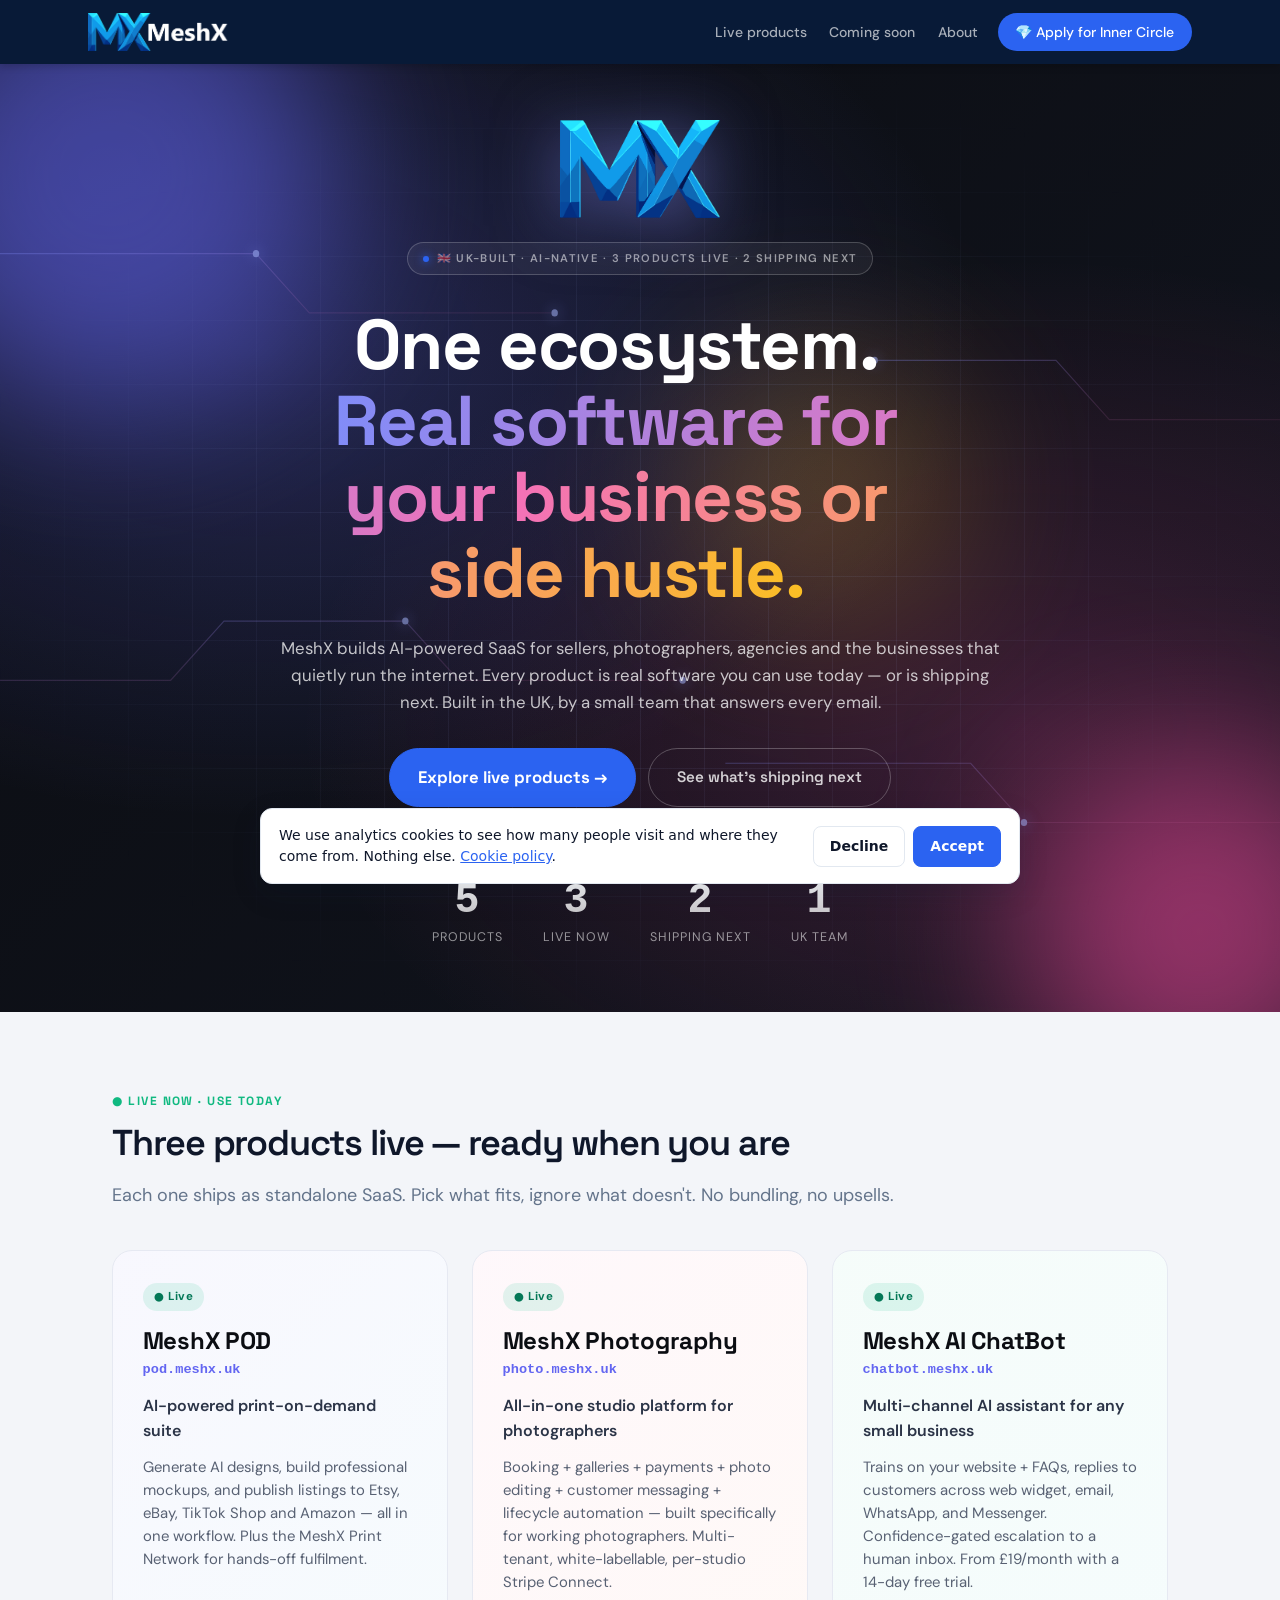
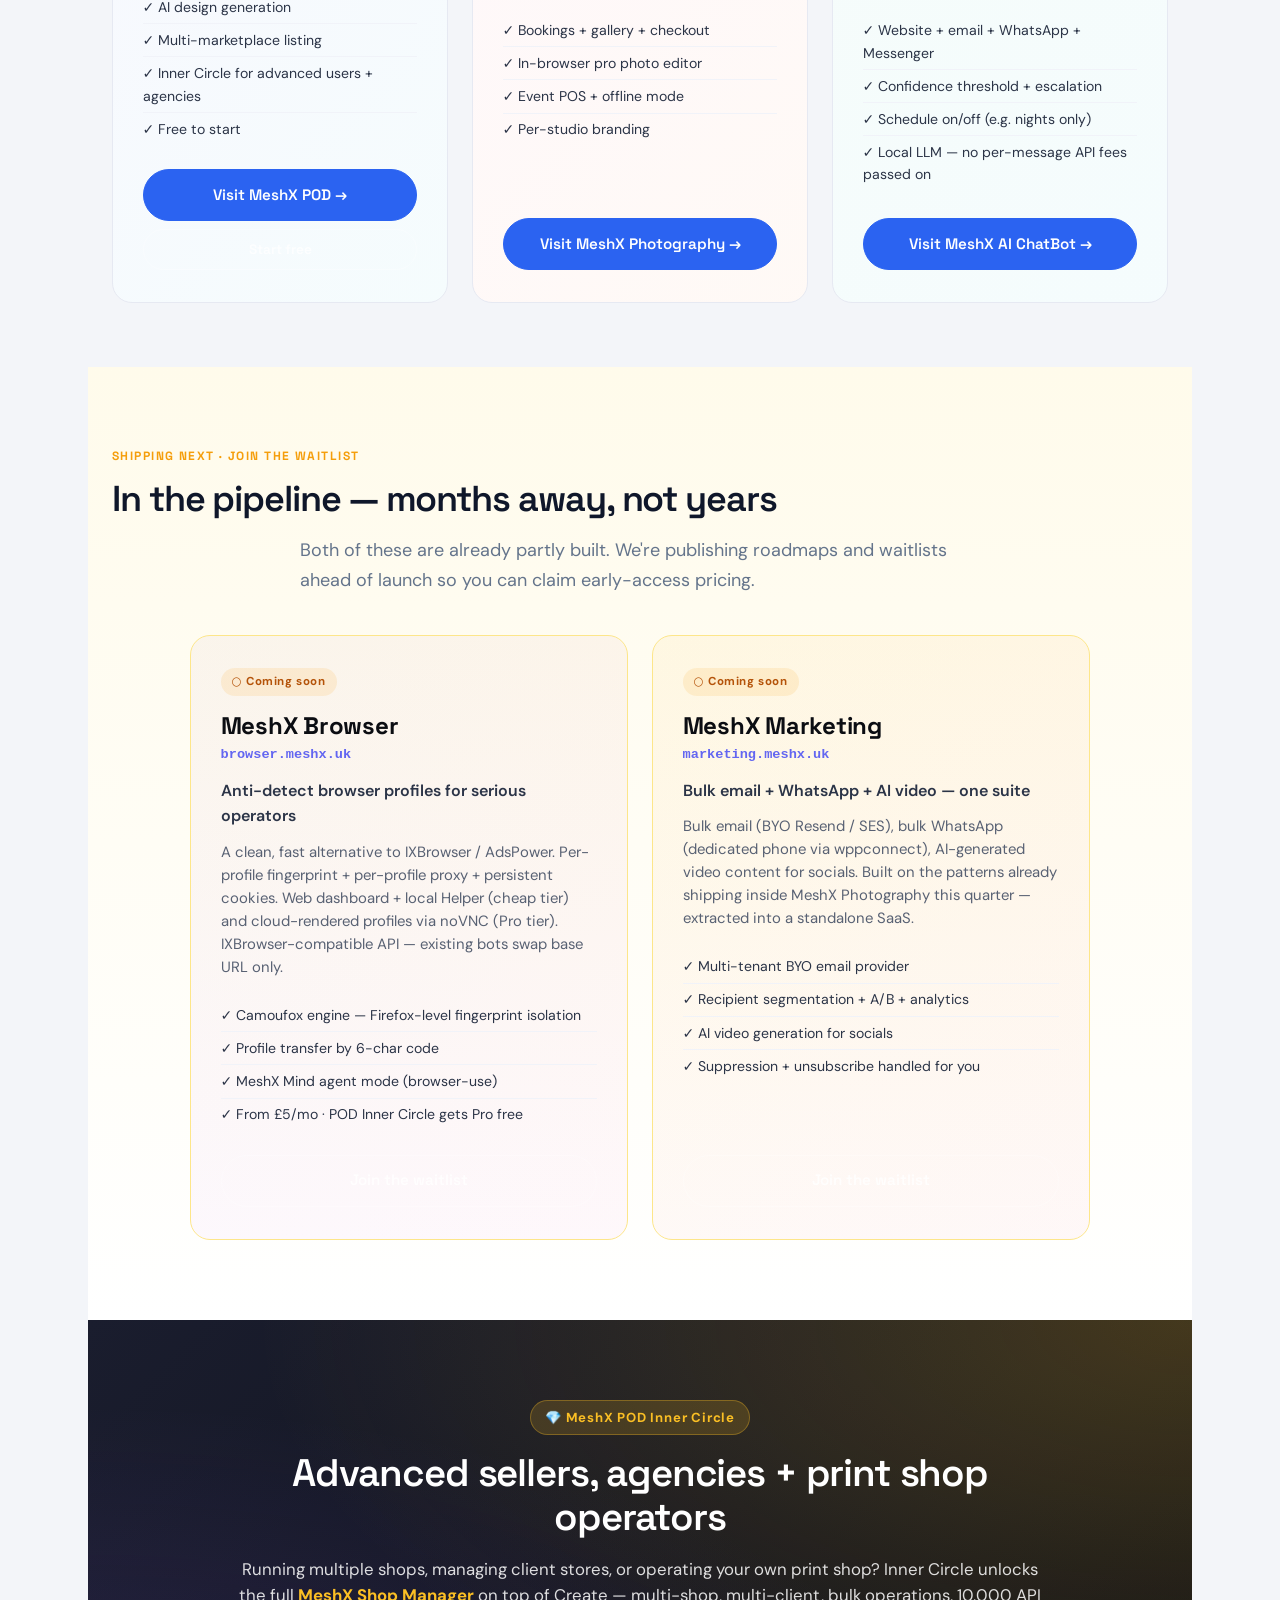
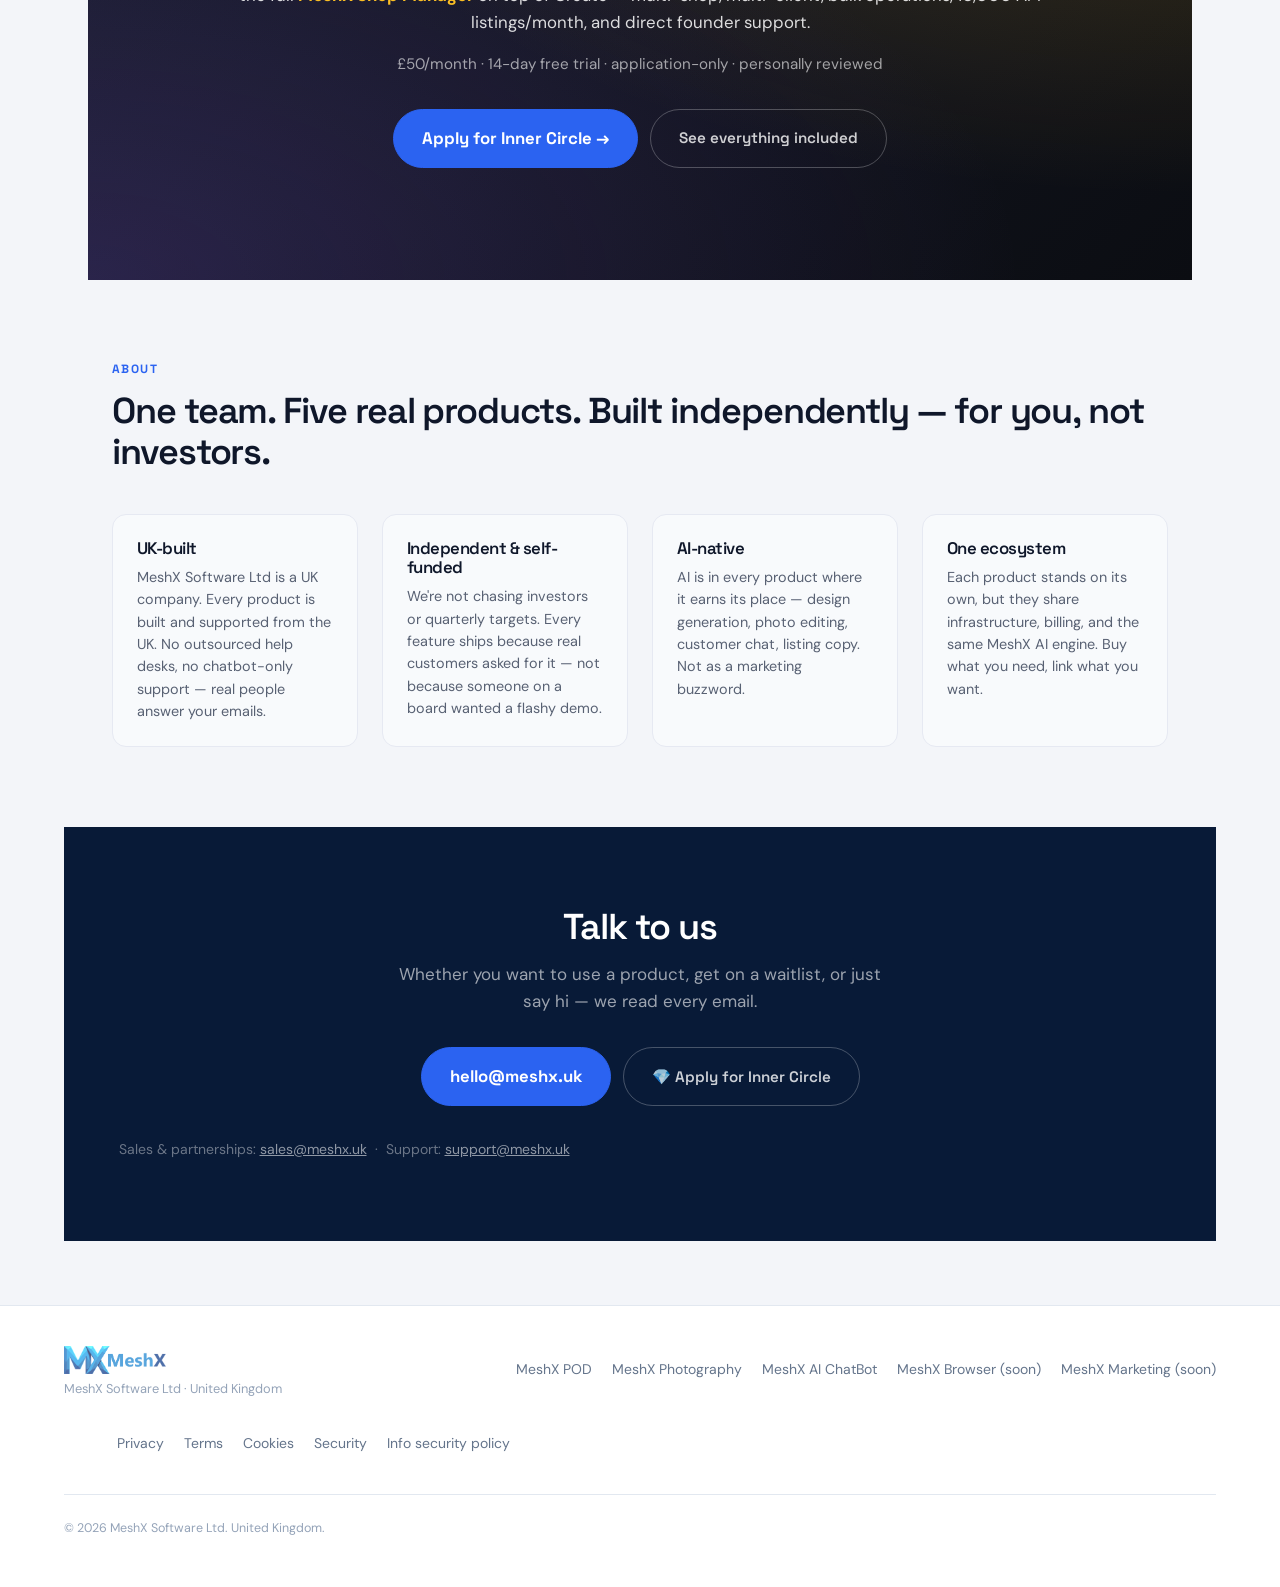
<file: index.html>
<!DOCTYPE html>
<html lang="en">
<head>
  <meta charset="utf-8" />
  <meta name="viewport" content="width=device-width, initial-scale=1" />
  <title>MeshX — Print on Demand (POD) &amp; AI Software for Sellers</title>
  <meta name="description" content="UK-built print on demand (POD) automation, photographer studios and AI chat. POD listing software for sellers and agencies. From £19/month, free trial." />
  <meta name="keywords" content="MeshX, MeshX Software, AI SaaS UK, MeshX ecosystem, MeshX POD, MeshX Photography, MeshX AI ChatBot, MeshX Browser, MeshX Marketing, print on demand software, photographer software, AI chatbot SaaS, anti-detect browser" />
  <meta name="author" content="MeshX Software Ltd" />
  <meta name="robots" content="index, follow, max-image-preview:large" />
  <link rel="canonical" href="https://meshx.uk/" />
<meta name="google-site-verification" content="t5DuFCZm6y-TQSUdJxhy-K-XmKhQDKRC_TDuiBUf_Nc" />

  <!-- Open Graph -->
  <meta property="og:type" content="website" />
  <meta property="og:site_name" content="MeshX" />
  <meta property="og:title" content="MeshX — UK-Built AI Software Ecosystem" />
  <meta property="og:description" content="POD automation, photographer studios, AI chatbots, anti-detect browser, marketing — one ecosystem, one company, one team behind it all." />
  <meta property="og:url" content="https://meshx.uk/" />
  <meta property="og:image" content="https://meshx.uk/assets/mx_meshx_logo.png" />
  <meta property="og:locale" content="en_GB" />

  <!-- Twitter -->
  <meta name="twitter:card" content="summary_large_image" />
  <meta name="twitter:title" content="MeshX — The AI Software Ecosystem" />
  <meta name="twitter:description" content="POD, Photography, ChatBots, Browser, Marketing — all built in the UK by one team." />
  <meta name="twitter:image" content="https://meshx.uk/assets/mx_meshx_logo.png" />

  <!-- Google needs a SQUARE favicon, at least 48px and ideally a multiple of 48.
     This was mx_logo_bw.png: 1644x1012, not square, black-and-white, and 308KB.
     A non-square icon gets squashed in search results, which is what the
     odd mark beside meshx.uk was. 192x192 = 48x4, in colour, 18KB. -->
<link rel="icon" href="assets/favicon-192.png" type="image/png" sizes="192x192" />
<link rel="icon" href="assets/favicon-192.png" type="image/png" sizes="any" />
  <link rel="apple-touch-icon" href="assets/mx_meshx_logo.png" />
  <link rel="stylesheet" href="site.css" />
  <link rel="stylesheet" href="eco.css" />

  <!-- JSON-LD: Organization + ItemList of products -->
  <script type="application/ld+json">
  {
    "@context": "https://schema.org",
    "@graph": [
      {
        "@type": "Organization",
        "@id": "https://meshx.uk/#org",
        "name": "MeshX Software Ltd",
        "url": "https://meshx.uk/",
        "logo": "https://meshx.uk/assets/mx_meshx_logo.png",
        "description": "UK-built AI software ecosystem — POD, photographer studios, multi-channel AI chatbots, anti-detect browser, and marketing automation.",
        "foundingDate": "2024",
        "areaServed": "GB",
        "contactPoint": [{
          "@type": "ContactPoint",
          "email": "hello@meshx.uk",
          "contactType": "customer support",
          "areaServed": "GB"
        }]
      },
      {
        "@type": "WebSite",
        "@id": "https://meshx.uk/#site",
        "url": "https://meshx.uk/",
        "name": "MeshX",
        "publisher": { "@id": "https://meshx.uk/#org" }
      },
      {
        "@type": "ItemList",
        "name": "MeshX product ecosystem",
        "itemListElement": [
          { "@type": "ListItem", "position": 1, "url": "https://pod.meshx.uk/",     "name": "MeshX POD" },
          { "@type": "ListItem", "position": 2, "url": "https://photo.meshx.uk/",   "name": "MeshX Photography" },
          { "@type": "ListItem", "position": 3, "url": "https://chatbot.meshx.uk/", "name": "MeshX AI ChatBot" },
          { "@type": "ListItem", "position": 4, "url": "https://browser.meshx.uk/", "name": "MeshX Browser (coming soon)" },
          { "@type": "ListItem", "position": 5, "url": "https://meshx.uk/#meshx-marketing", "name": "MeshX Marketing (coming soon)" }
        ]
      }
    ]
  }
  </script>
  <script src="/consent.js" defer></script>
</head>
<body>
  <a class="skip" href="#main">Skip to content</a>

  <!-- ── Header ── -->
  <header class="site-header">
    <div class="header-inner">
      <a class="brand" href="/">
        <img src="assets/mx_meshx_logo.png" width="240" height="80" alt="MeshX" />
      </a>
      <nav class="nav-desktop" aria-label="Primary">
        <a href="#live">Live products</a>
        <a href="#coming-soon">Coming soon</a>
        <a href="#about">About</a>
        <a class="nav-cta" href="https://app.meshx.uk/apply-inner-circle">💎 Apply for Inner Circle</a>
      </nav>
      <button type="button" class="menu-toggle" aria-expanded="false" aria-controls="nav-mobile" aria-label="Open menu">
        <span></span><span></span><span></span>
      </button>
    </div>
    <nav id="nav-mobile" class="nav-mobile" aria-label="Mobile primary">
      <a href="#live">Live products</a>
      <a href="#coming-soon">Coming soon</a>
      <a href="#about">About</a>
      <a href="https://app.meshx.uk/apply-inner-circle">Apply for Inner Circle</a>
    </nav>
  </header>

  <!-- ── Hero ── -->
  <section class="hero hero-eco" aria-labelledby="hero-title">
    <!-- Animated mesh-gradient orbs -->
    <div class="hero-orb hero-orb-a"></div>
    <div class="hero-orb hero-orb-b"></div>
    <div class="hero-orb hero-orb-c"></div>

    <!-- Futuristic grid + circuit lines (pure CSS/SVG, GPU-cheap) -->
    <div class="hero-grid" aria-hidden="true"></div>
    <svg class="hero-circuit" viewBox="0 0 1200 800" preserveAspectRatio="none" aria-hidden="true">
      <defs>
        <linearGradient id="cg" x1="0" x2="1" y1="0" y2="1">
          <stop offset="0%"  stop-color="#818cf8" stop-opacity="0.55" />
          <stop offset="100%" stop-color="#f472b6" stop-opacity="0.15" />
        </linearGradient>
      </defs>
      <g stroke="url(#cg)" stroke-width="1" fill="none">
        <path d="M0,160 L240,160 L290,210 L520,210" />
        <path d="M1200,640 L960,640 L910,590 L680,590" />
        <path d="M0,520 L160,520 L210,470 L380,470 L430,520 L640,520" />
        <path d="M1200,300 L1040,300 L990,250 L820,250" />
      </g>
      <g fill="#a5b4fc">
        <circle cx="240" cy="160" r="3" />
        <circle cx="520" cy="210" r="3" />
        <circle cx="960" cy="640" r="3" />
        <circle cx="640" cy="520" r="3" />
        <circle cx="820" cy="250" r="3" />
        <circle cx="380" cy="470" r="3" />
      </g>
    </svg>

    <div class="hero-content">
      <img class="hero-logo" src="assets/mx_only.png" width="180" height="180" alt="MeshX" />
      <div class="hero-badge">🇬🇧 UK-built · AI-native · 3 products live · 2 shipping next</div>
      <h1 id="hero-title">
        One ecosystem.<br />
        <span class="hero-h1-grad">Real software for your business or side hustle.</span>
      </h1>
      <p class="lead">
        MeshX builds AI-powered SaaS for sellers, photographers, agencies and the businesses that quietly run the internet. Every product is real software you can use today &mdash; or is shipping next. Built in the UK, by a small team that answers every email.
      </p>
      <div class="hero-actions">
        <a class="btn btn-primary btn-xl" href="#live">Explore live products →</a>
        <a class="btn btn-ghost" href="#coming-soon">See what's shipping next</a>
      </div>
      <div class="eco-counters">
        <div class="eco-counter"><strong>5</strong><span>products</span></div>
        <div class="eco-counter"><strong>3</strong><span>live now</span></div>
        <div class="eco-counter"><strong>2</strong><span>shipping next</span></div>
        <div class="eco-counter"><strong>1</strong><span>UK team</span></div>
      </div>
    </div>
  </section>

  <main id="main">

    <!-- ── Live products ── -->
    <section id="live" class="eco-products" aria-labelledby="live-title">
      <p class="section-label section-label-live">Live now · use today</p>
      <h2 id="live-title">Three products live — ready when you are</h2>
      <p class="lead">Each one ships as standalone SaaS. Pick what fits, ignore what doesn't. No bundling, no upsells.</p>

      <div class="eco-card-grid">

        <!-- POD -->
        <article class="eco-card eco-card-pod fade-up" data-animate>
          <div class="eco-card-status">● Live</div>
          <h3 class="eco-card-title">MeshX POD</h3>
          <p class="eco-card-domain">pod.meshx.uk</p>
          <p class="eco-card-tag">AI-powered print-on-demand suite</p>
          <p class="eco-card-desc">Generate AI designs, build professional mockups, and publish listings to Etsy, eBay, TikTok Shop and Amazon — all in one workflow. Plus the MeshX Print Network for hands-off fulfilment.</p>
          <ul class="eco-card-bullets">
            <li>✓ AI design generation</li>
            <li>✓ Multi-marketplace listing</li>
            <li>✓ Inner Circle for advanced users + agencies</li>
            <li>✓ Free to start</li>
          </ul>
          <div class="eco-card-cta">
            <a class="btn btn-primary" href="https://pod.meshx.uk/">Visit MeshX POD →</a>
            <a class="btn btn-ghost btn-sm" href="https://app.meshx.uk/signup">Start free</a>
          </div>
        </article>

        <!-- Photography -->
        <article class="eco-card eco-card-photo fade-up" data-animate style="transition-delay:0.08s">
          <div class="eco-card-status">● Live</div>
          <h3 class="eco-card-title">MeshX Photography</h3>
          <p class="eco-card-domain">photo.meshx.uk</p>
          <p class="eco-card-tag">All-in-one studio platform for photographers</p>
          <p class="eco-card-desc">Booking + galleries + payments + photo editing + customer messaging + lifecycle automation — built specifically for working photographers. Multi-tenant, white-labellable, per-studio Stripe Connect.</p>
          <ul class="eco-card-bullets">
            <li>✓ Bookings + gallery + checkout</li>
            <li>✓ In-browser pro photo editor</li>
            <li>✓ Event POS + offline mode</li>
            <li>✓ Per-studio branding</li>
          </ul>
          <div class="eco-card-cta">
            <a class="btn btn-primary" href="https://photo.meshx.uk/">Visit MeshX Photography →</a>
          </div>
        </article>

        <!-- ChatBot -->
        <article class="eco-card eco-card-chatbot fade-up" data-animate style="transition-delay:0.16s">
          <div class="eco-card-status">● Live</div>
          <h3 class="eco-card-title">MeshX AI ChatBot</h3>
          <p class="eco-card-domain">chatbot.meshx.uk</p>
          <p class="eco-card-tag">Multi-channel AI assistant for any small business</p>
          <p class="eco-card-desc">Trains on your website + FAQs, replies to customers across web widget, email, WhatsApp, and Messenger. Confidence-gated escalation to a human inbox. From £19/month with a 14-day free trial.</p>
          <ul class="eco-card-bullets">
            <li>✓ Website + email + WhatsApp + Messenger</li>
            <li>✓ Confidence threshold + escalation</li>
            <li>✓ Schedule on/off (e.g. nights only)</li>
            <li>✓ Local LLM — no per-message API fees passed on</li>
          </ul>
          <div class="eco-card-cta">
            <a class="btn btn-primary" href="https://chatbot.meshx.uk/">Visit MeshX AI ChatBot →</a>
          </div>
        </article>

      </div>
    </section>

    <!-- ── Coming soon ── -->
    <section id="coming-soon" class="eco-coming" aria-labelledby="cs-title">
      <p class="section-label section-label-soon">Shipping next · join the waitlist</p>
      <h2 id="cs-title">In the pipeline — months away, not years</h2>
      <p class="lead">Both of these are already partly built. We're publishing roadmaps and waitlists ahead of launch so you can claim early-access pricing.</p>

      <div class="eco-card-grid eco-card-grid-2">

        <!-- Browser -->
        <article class="eco-card eco-card-browser eco-card-soon fade-up" data-animate>
          <div class="eco-card-status status-soon">○ Coming soon</div>
          <h3 class="eco-card-title">MeshX Browser</h3>
          <p class="eco-card-domain">browser.meshx.uk</p>
          <p class="eco-card-tag">Anti-detect browser profiles for serious operators</p>
          <p class="eco-card-desc">A clean, fast alternative to IXBrowser / AdsPower. Per-profile fingerprint + per-profile proxy + persistent cookies. Web dashboard + local Helper (cheap tier) and cloud-rendered profiles via noVNC (Pro tier). IXBrowser-compatible API — existing bots swap base URL only.</p>
          <ul class="eco-card-bullets">
            <li>✓ Camoufox engine — Firefox-level fingerprint isolation</li>
            <li>✓ Profile transfer by 6-char code</li>
            <li>✓ MeshX Mind agent mode (browser-use)</li>
            <li>✓ From £5/mo · POD Inner Circle gets Pro free</li>
          </ul>
          <div class="eco-card-cta">
            <a class="btn btn-ghost" href="mailto:hello@meshx.uk?subject=MeshX%20Browser%20early%20access">Join the waitlist</a>
          </div>
        </article>

        <!-- Marketing -->
        <article id="meshx-marketing" class="eco-card eco-card-marketing eco-card-soon fade-up" data-animate style="transition-delay:0.08s">
          <div class="eco-card-status status-soon">○ Coming soon</div>
          <h3 class="eco-card-title">MeshX Marketing</h3>
          <p class="eco-card-domain">marketing.meshx.uk</p>
          <p class="eco-card-tag">Bulk email + WhatsApp + AI video — one suite</p>
          <p class="eco-card-desc">Bulk email (BYO Resend / SES), bulk WhatsApp (dedicated phone via wppconnect), AI-generated video content for socials. Built on the patterns already shipping inside MeshX Photography this quarter — extracted into a standalone SaaS.</p>
          <ul class="eco-card-bullets">
            <li>✓ Multi-tenant BYO email provider</li>
            <li>✓ Recipient segmentation + A/B + analytics</li>
            <li>✓ AI video generation for socials</li>
            <li>✓ Suppression + unsubscribe handled for you</li>
          </ul>
          <div class="eco-card-cta">
            <a class="btn btn-ghost" href="mailto:hello@meshx.uk?subject=MeshX%20Marketing%20early%20access">Join the waitlist</a>
          </div>
        </article>

      </div>
    </section>

    <!-- ── Inner Circle CTA for advanced POD users ── -->
    <section id="inner-circle-cta" class="ic-cta" aria-labelledby="ic-cta-title">
      <div class="ic-cta-inner">
        <p class="ic-cta-pill">💎 MeshX POD Inner Circle</p>
        <h2 id="ic-cta-title">Advanced sellers, agencies + print shop operators</h2>
        <p class="ic-cta-lead">
          Running multiple shops, managing client stores, or operating your own print shop? Inner Circle unlocks the full <strong>MeshX Shop Manager</strong> on top of Create — multi-shop, multi-client, bulk operations, 10,000 API listings/month, and direct founder support.
        </p>
        <p class="ic-cta-price">£50/month · 14-day free trial · application-only · personally reviewed</p>
        <div class="hero-actions" style="justify-content:center;">
          <a class="btn btn-primary btn-xl" href="https://app.meshx.uk/apply-inner-circle">Apply for Inner Circle →</a>
          <a class="btn btn-ghost" href="https://app.meshx.uk/inner-circle/benefits">See everything included</a>
        </div>
      </div>
    </section>

    <!-- ── About ── -->
    <section id="about" class="eco-about" aria-labelledby="about-title">
      <p class="section-label">About</p>
      <h2 id="about-title">One team. Five real products. Built independently — for you, not investors.</h2>
      <div class="about-grid">
        <div class="about-block">
          <h3>UK-built</h3>
          <p>MeshX Software Ltd is a UK company. Every product is built and supported from the UK. No outsourced help desks, no chatbot-only support — real people answer your emails.</p>
        </div>
        <div class="about-block">
          <h3>Independent &amp; self-funded</h3>
          <p>We're not chasing investors or quarterly targets. Every feature ships because real customers asked for it — not because someone on a board wanted a flashy demo.</p>
        </div>
        <div class="about-block">
          <h3>AI-native</h3>
          <p>AI is in every product where it earns its place — design generation, photo editing, customer chat, listing copy. Not as a marketing buzzword.</p>
        </div>
        <div class="about-block">
          <h3>One ecosystem</h3>
          <p>Each product stands on its own, but they share infrastructure, billing, and the same MeshX AI engine. Buy what you need, link what you want.</p>
        </div>
      </div>
    </section>

    <!-- ── Contact CTA ── -->
    <section id="contact" class="cta-strip" aria-labelledby="contact-title">
      <h2 id="contact-title">Talk to us</h2>
      <p>Whether you want to use a product, get on a waitlist, or just say hi — we read every email.</p>
      <div class="hero-actions" style="justify-content:center;">
        <a class="btn btn-primary btn-xl" href="mailto:hello@meshx.uk">hello@meshx.uk</a>
        <a class="btn btn-ghost" href="https://app.meshx.uk/apply-inner-circle">💎 Apply for Inner Circle</a>
      </div>
      <p style="margin:2rem 0 0;font-size:0.875rem;color:rgba(255,255,255,0.4);">
        Sales &amp; partnerships: <a href="mailto:sales@meshx.uk" style="color:rgba(255,255,255,0.55);">sales@meshx.uk</a>
        &nbsp;·&nbsp;
        Support: <a href="mailto:support@meshx.uk" style="color:rgba(255,255,255,0.55);">support@meshx.uk</a>
      </p>
    </section>

  </main>

  <footer class="site-footer">
    <div class="footer-inner">
      <div class="footer-grid">
        <div class="footer-logo">
          <a href="/"><img src="assets/mx_meshx_logo_dark.png" width="240" height="80" alt="MeshX" /></a>
          <p class="footer-tag">MeshX Software Ltd · United Kingdom</p>
        </div>
        <div class="footer-links">
          <p style="color:rgba(255,255,255,0.4);font-size:0.85rem;margin:0 0 0.5rem;">Products</p>
          <a href="https://pod.meshx.uk/">MeshX POD</a>
          <a href="https://photo.meshx.uk/">MeshX Photography</a>
          <a href="https://chatbot.meshx.uk/">MeshX AI ChatBot</a>
          <a href="#coming-soon">MeshX Browser (soon)</a>
          <a href="#meshx-marketing">MeshX Marketing (soon)</a>
        </div>
        <div class="footer-links">
          <p style="color:rgba(255,255,255,0.4);font-size:0.85rem;margin:0 0 0.5rem;">Legal</p>
          <a href="privacy.html">Privacy</a>
          <a href="terms.html">Terms</a>
          <a href="cookies.html">Cookies</a>
          <a href="security.html">Security</a>
          <a href="information-security-policy.html">Info security policy</a>
        </div>
      </div>
      <div class="footer-legal">
        <span>&copy; <span id="y"></span> MeshX Software Ltd. United Kingdom.</span>
      </div>
    </div>
  </footer>

  <script src="site.js"></script>
</body>
</html>
</file>
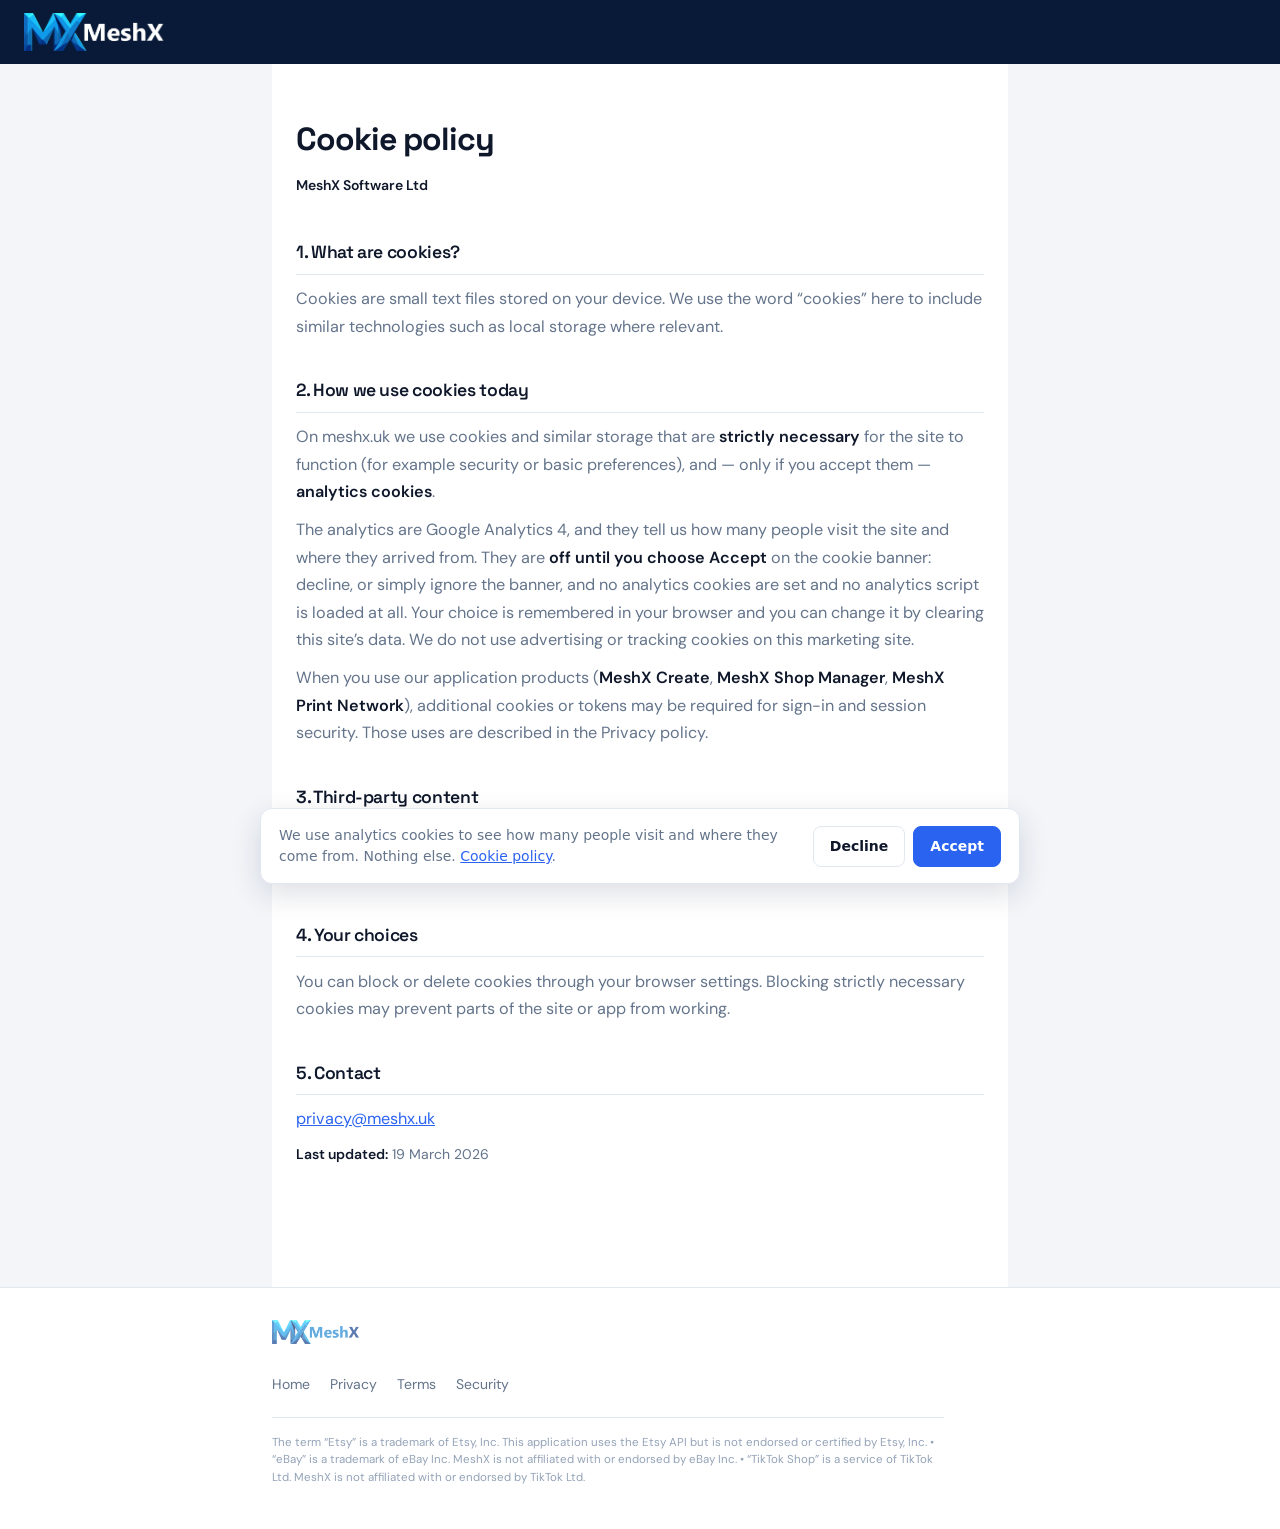
<file: cookies.html>
<!DOCTYPE html>
<html lang="en">
<head>
  <meta charset="utf-8" />
  <meta name="viewport" content="width=device-width, initial-scale=1" />
  <title>Cookie policy — MeshX</title>
  <meta name="description" content="How MeshX uses cookies and similar technologies." />
  <link rel="icon" href="assets/favicon-192.png" type="image/png" sizes="192x192" />
  <link rel="stylesheet" href="legal.css" />
  <script src="/consent.js" defer></script>
</head>
<body>

  <header class="legal-header">
    <a href="index.html">
      <img src="assets/mx_meshx_logo.png" width="240" height="80" alt="MeshX" />
    </a>
  </header>

  <div class="legal-wrap">
    <h1>Cookie policy</h1>
    <p class="meta"><strong>MeshX Software Ltd</strong></p>

    <h2>1. What are cookies?</h2>
    <p>
      Cookies are small text files stored on your device. We use the word &ldquo;cookies&rdquo; here to include similar technologies such as local storage where relevant.
    </p>

    <h2>2. How we use cookies today</h2>
    <p>
      On meshx.uk we use cookies and similar storage that are <strong>strictly necessary</strong> for the site to function
      (for example security or basic preferences), and &mdash; only if you accept them &mdash; <strong>analytics cookies</strong>.
    </p>
    <p>
      The analytics are Google Analytics 4, and they tell us how many people visit the site and where they arrived from. They are
      <strong>off until you choose Accept</strong> on the cookie banner: decline, or simply ignore the banner, and no analytics cookies are
      set and no analytics script is loaded at all. Your choice is remembered in your browser and you can change it by clearing this
      site&rsquo;s data. We do not use advertising or tracking cookies on this marketing site.
    </p>
    <p>
      When you use our application products (<strong>MeshX Create</strong>, <strong>MeshX Shop Manager</strong>, <strong>MeshX Print Network</strong>),
      additional cookies or tokens may be required for sign-in and session security. Those uses are described in the Privacy policy.
    </p>

    <h2>3. Third-party content</h2>
    <p>
      If we embed content or tools from third parties in future, their cookies may apply. We will list common examples here when we add them.
    </p>

    <h2>4. Your choices</h2>
    <p>
      You can block or delete cookies through your browser settings. Blocking strictly necessary cookies may prevent parts of the site or app from working.
    </p>

    <h2>5. Contact</h2>
    <p><a href="mailto:privacy@meshx.uk">privacy@meshx.uk</a></p>

    <p class="meta"><strong>Last updated:</strong> 19 March 2026</p>
  </div>

  <footer class="legal-footer">
    <div class="legal-footer-inner">
      <a class="legal-footer-logo" href="index.html">
        <img src="assets/mx_meshx_logo_dark.png" width="240" height="80" alt="MeshX" />
      </a>
      <nav class="legal-footer-nav">
        <a href="index.html">Home</a>
        <a href="privacy.html">Privacy</a>
        <a href="terms.html">Terms</a>
        <a href="security.html">Security</a>
      </nav>
      <p class="footer-etsy-note">
        The term &ldquo;Etsy&rdquo; is a trademark of Etsy, Inc. This application uses the Etsy API but is not endorsed or certified by Etsy, Inc. &bull; &ldquo;eBay&rdquo; is a trademark of eBay Inc. MeshX is not affiliated with or endorsed by eBay Inc. &bull; &ldquo;TikTok Shop&rdquo; is a service of TikTok Ltd. MeshX is not affiliated with or endorsed by TikTok Ltd.
      </p>
    </div>
  </footer>

</body>
</html>
</file>
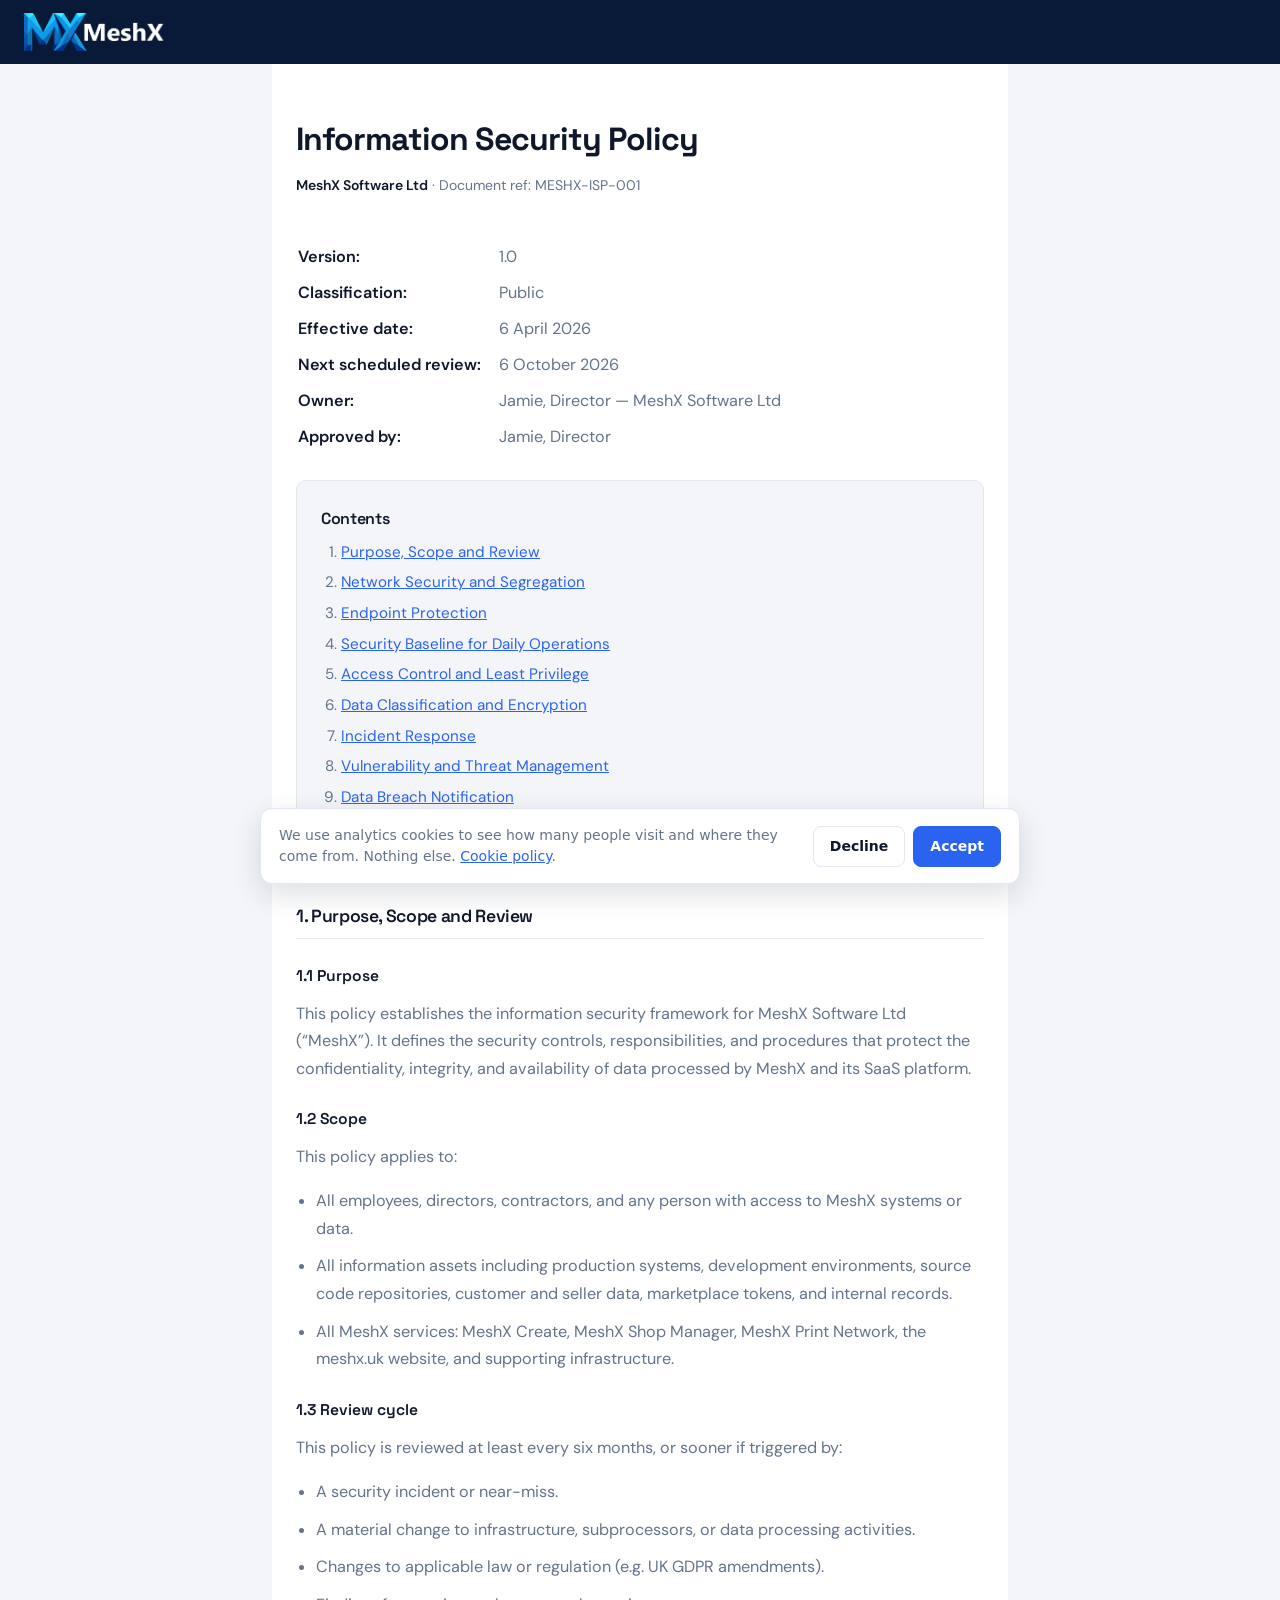
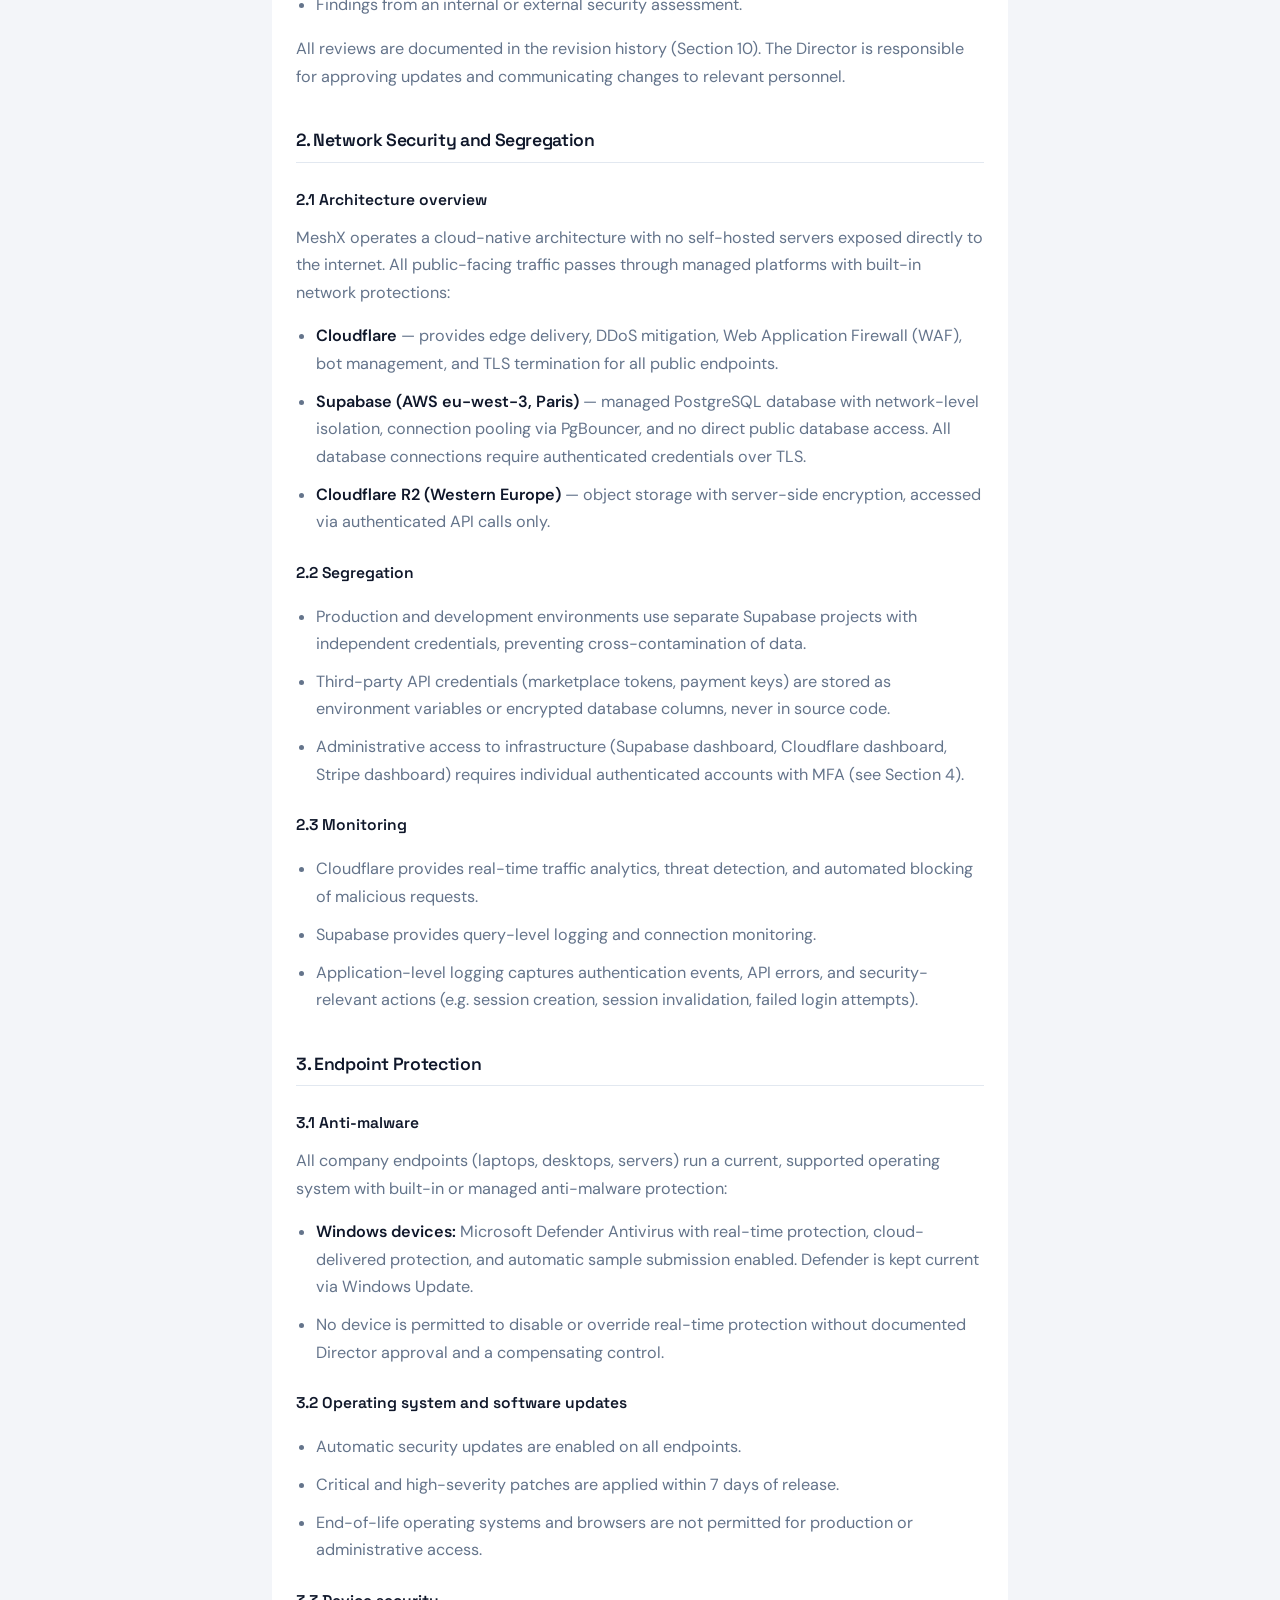
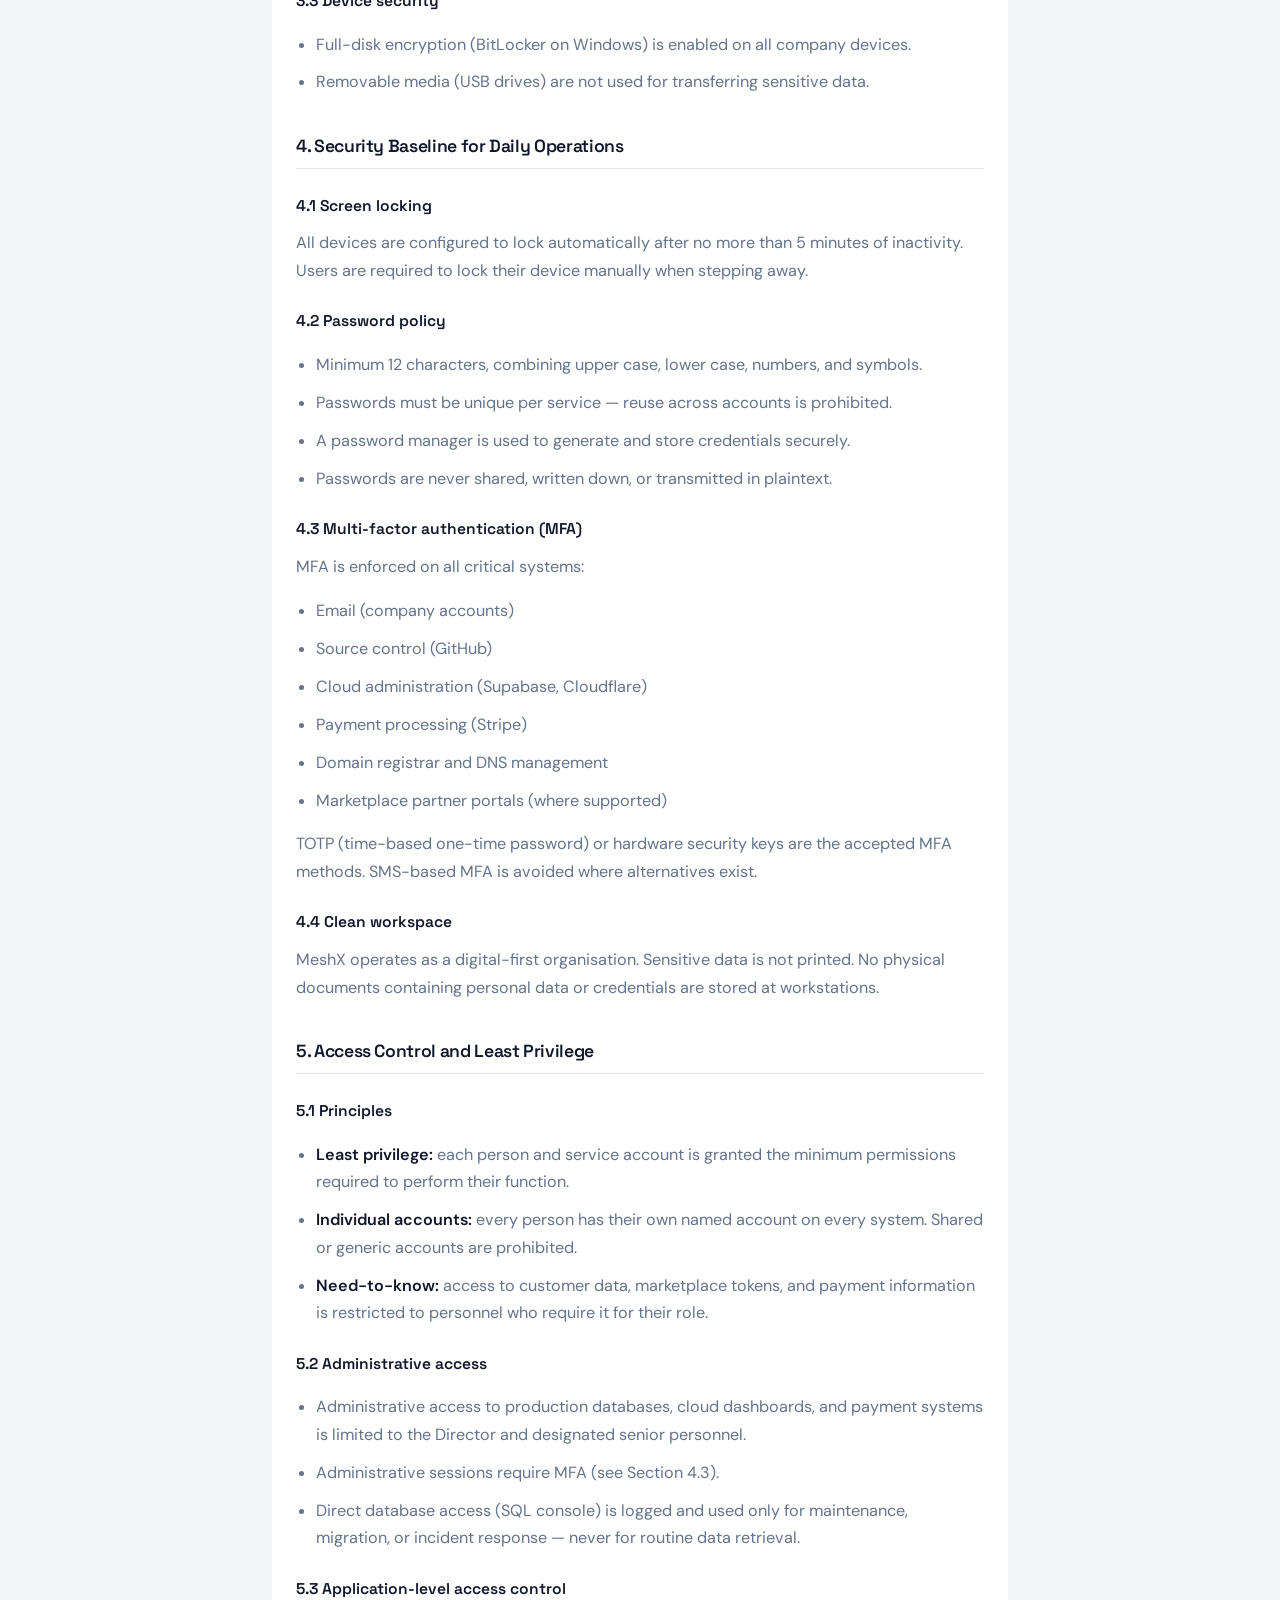
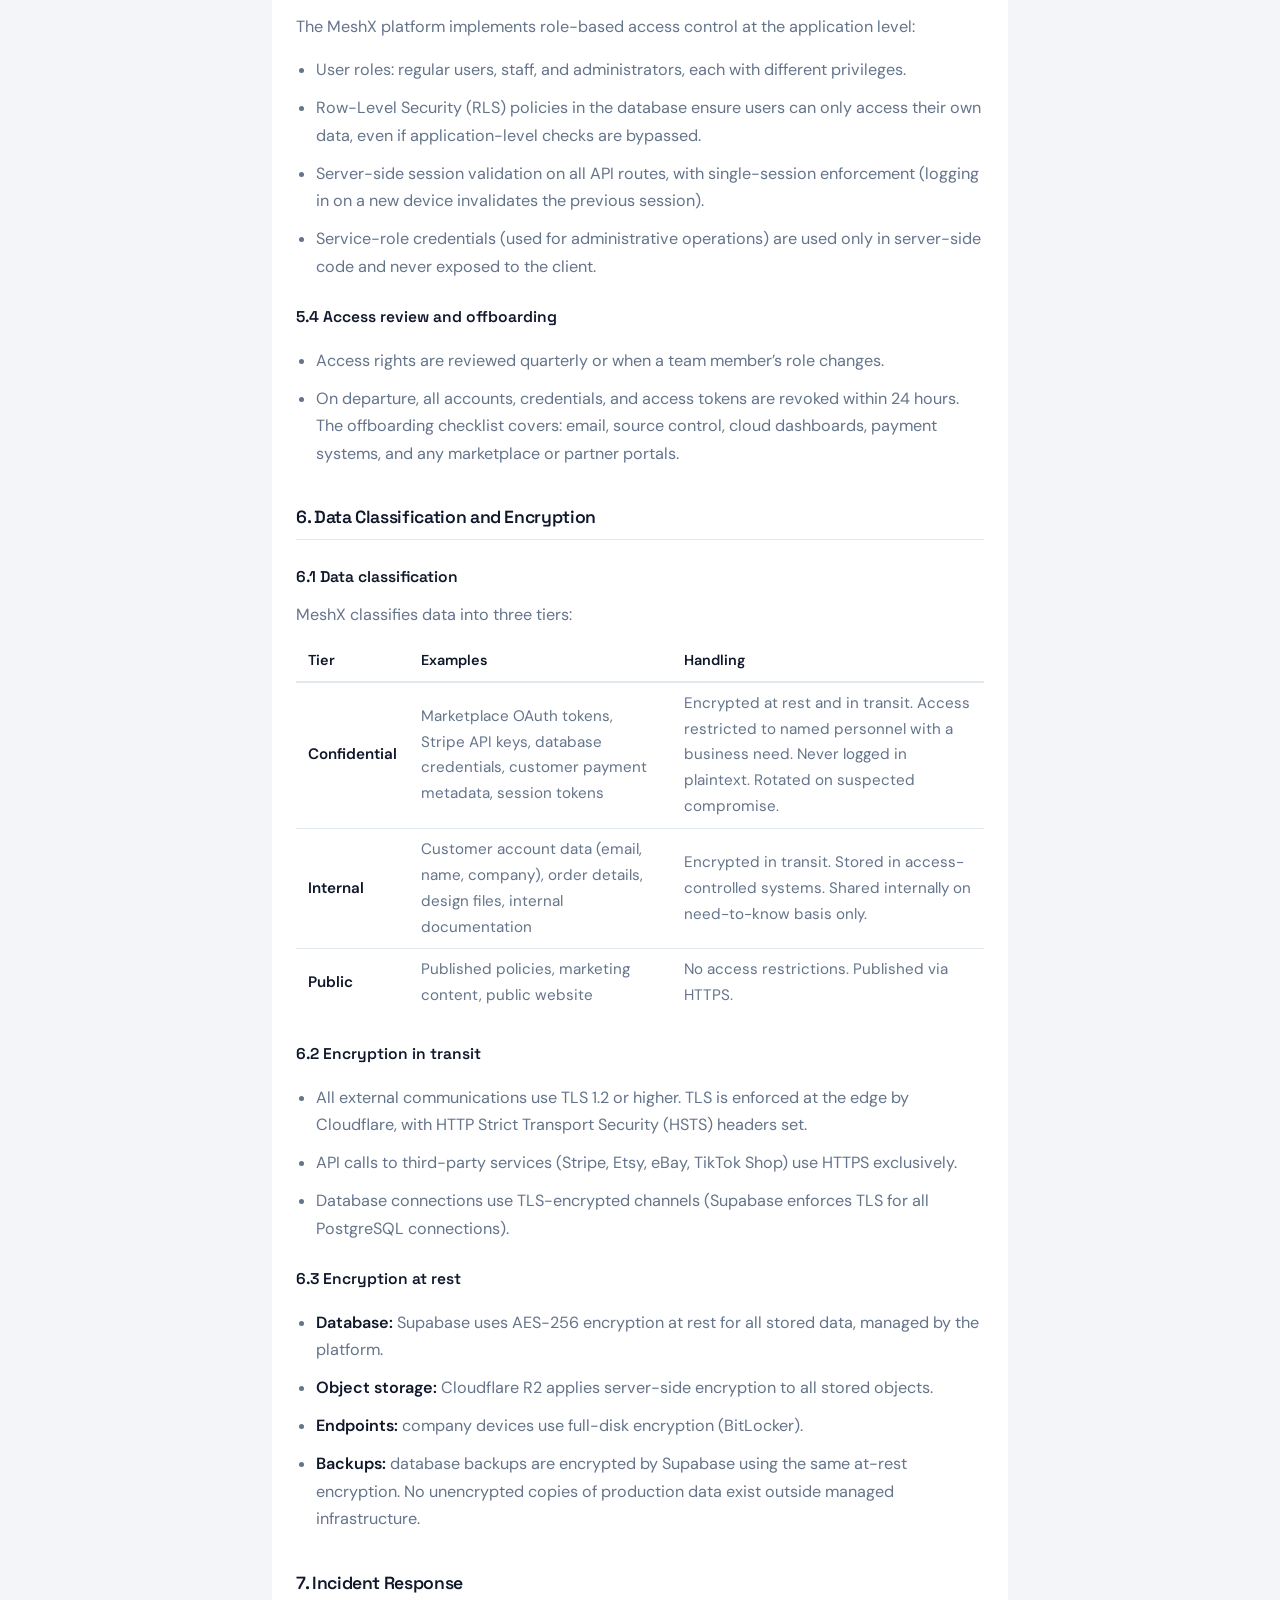
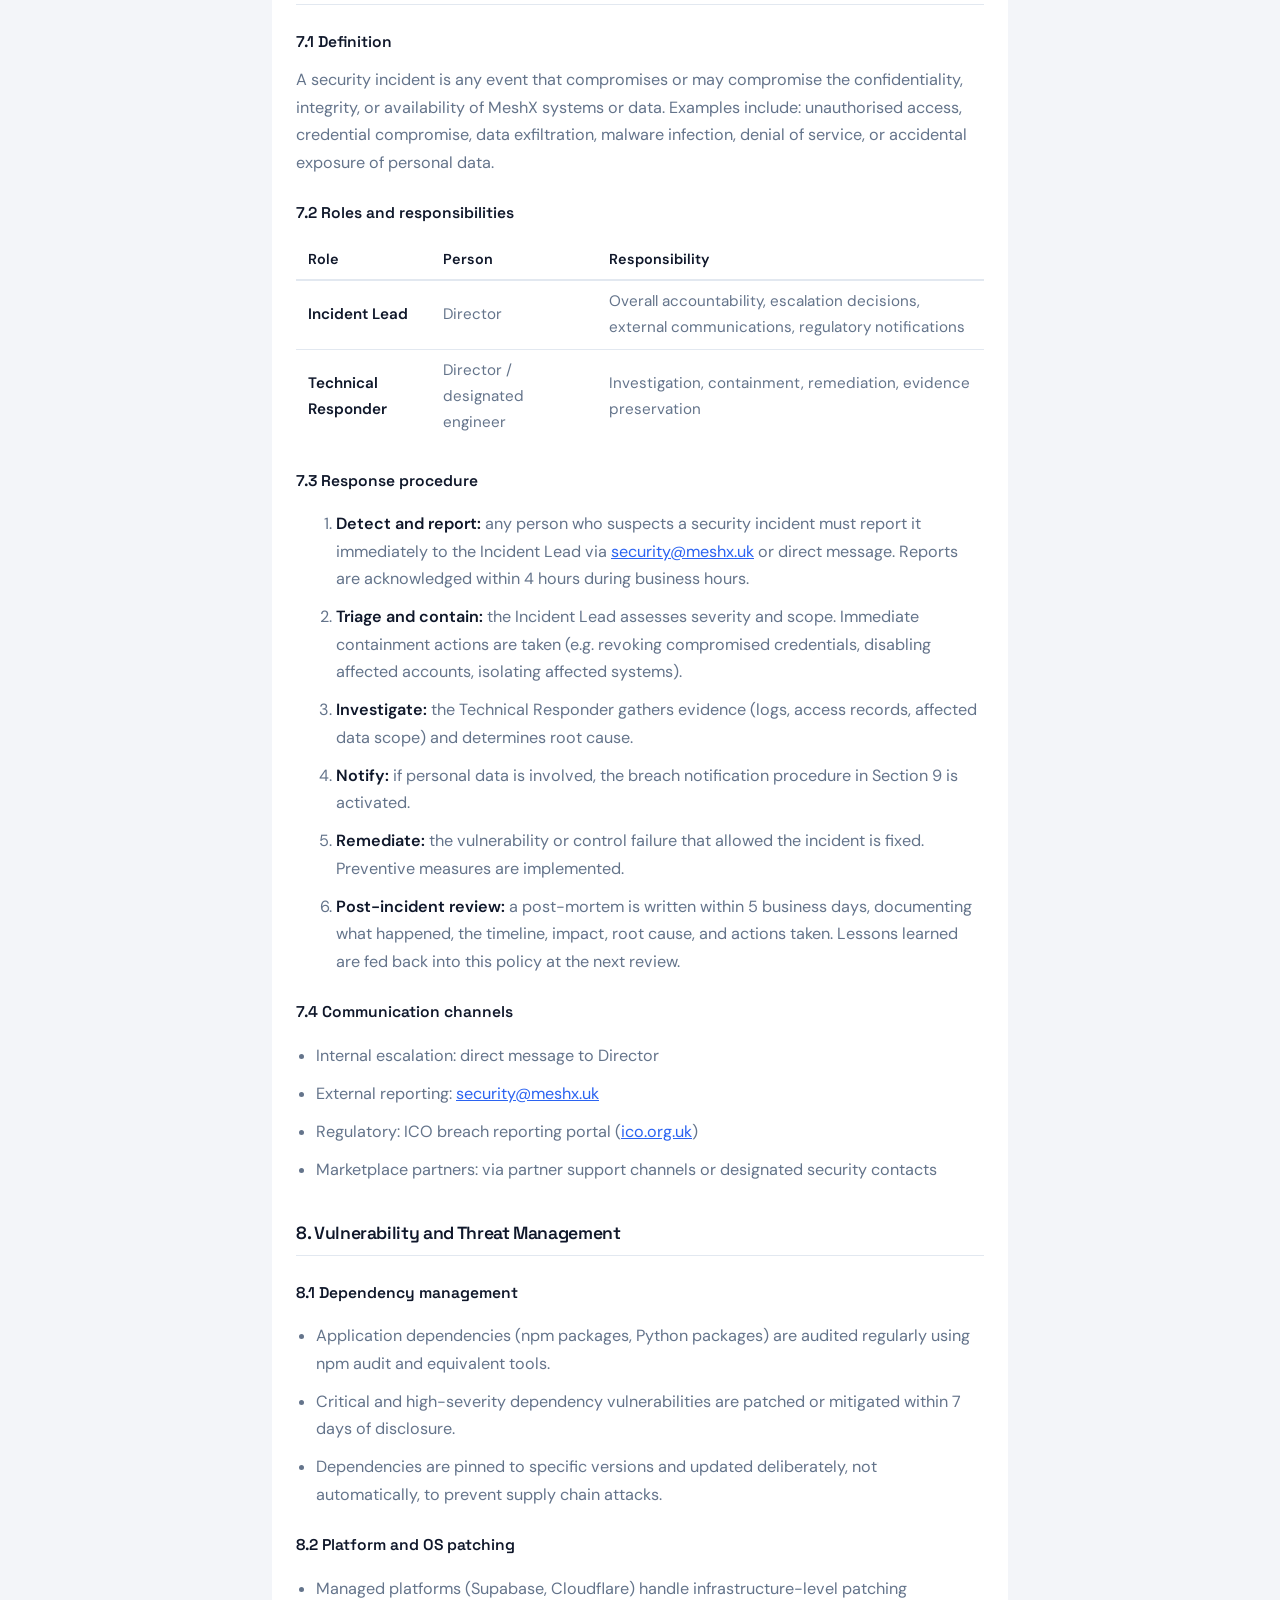
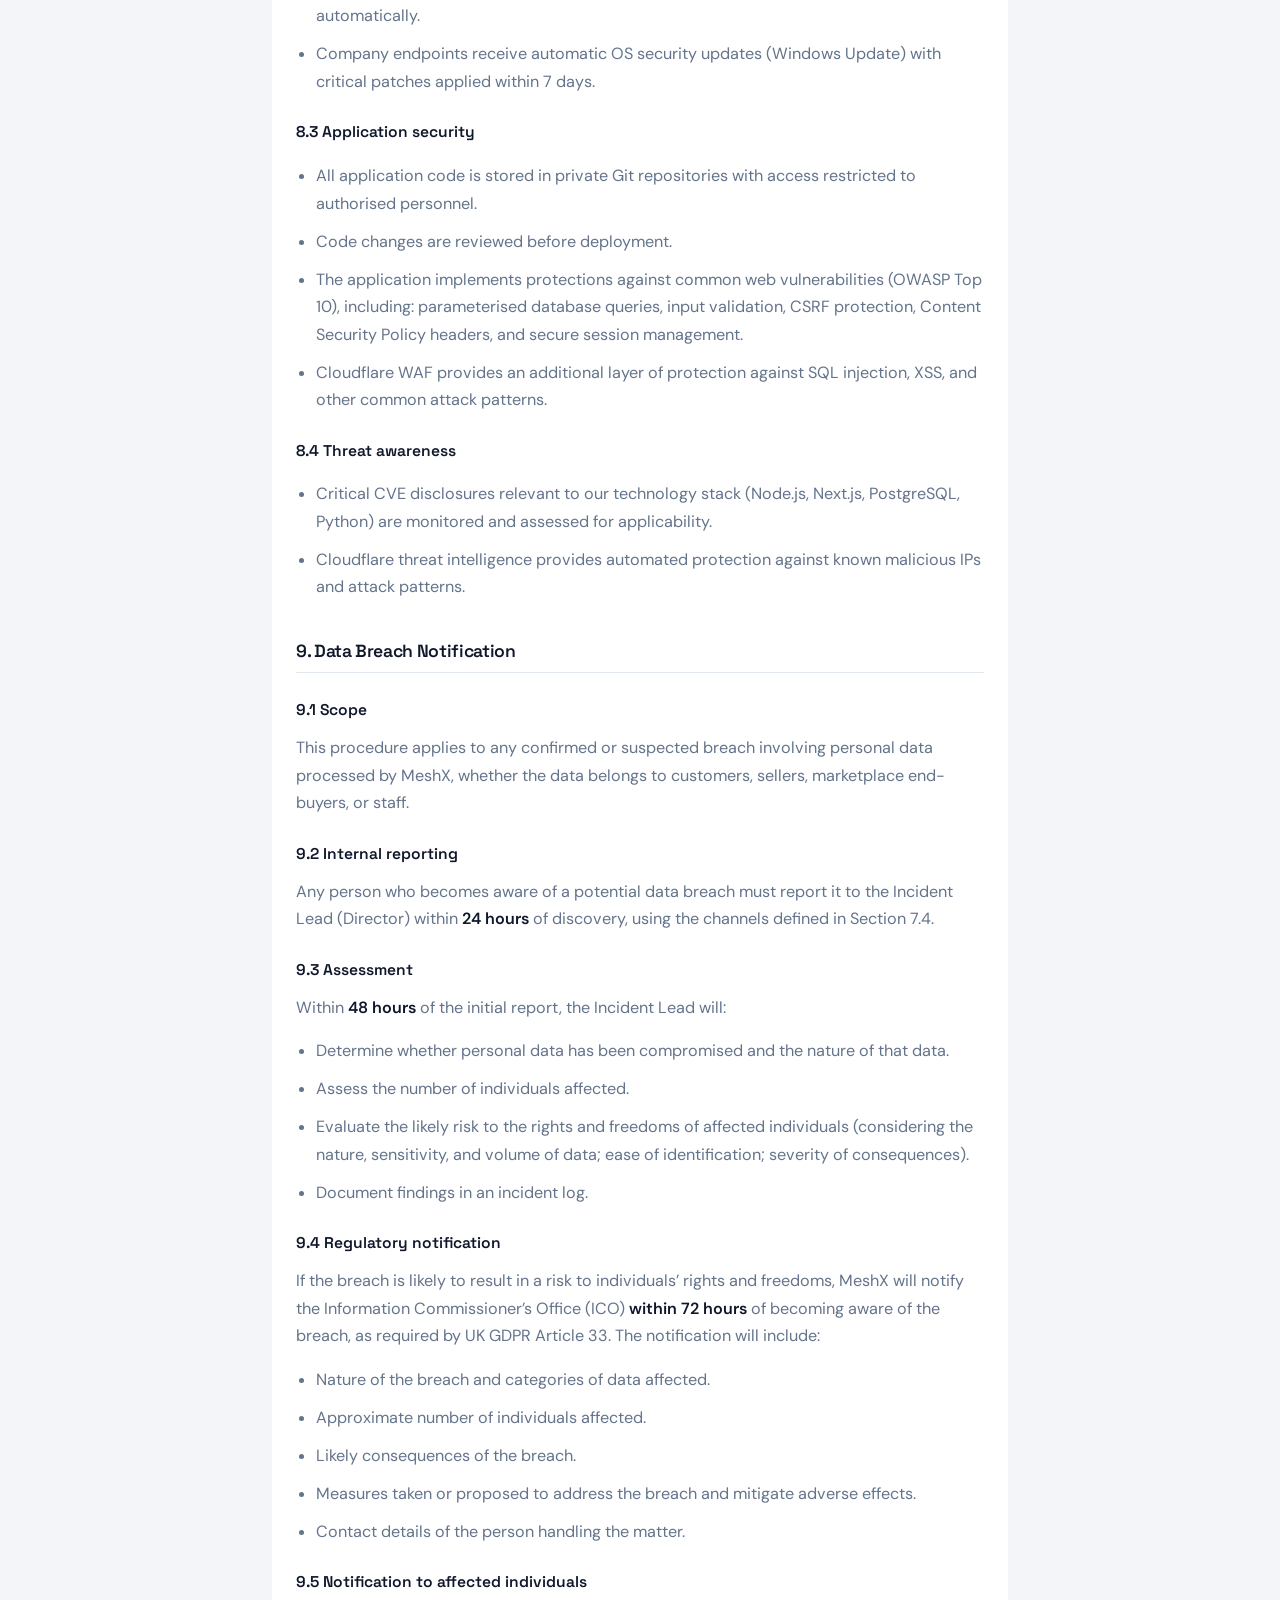
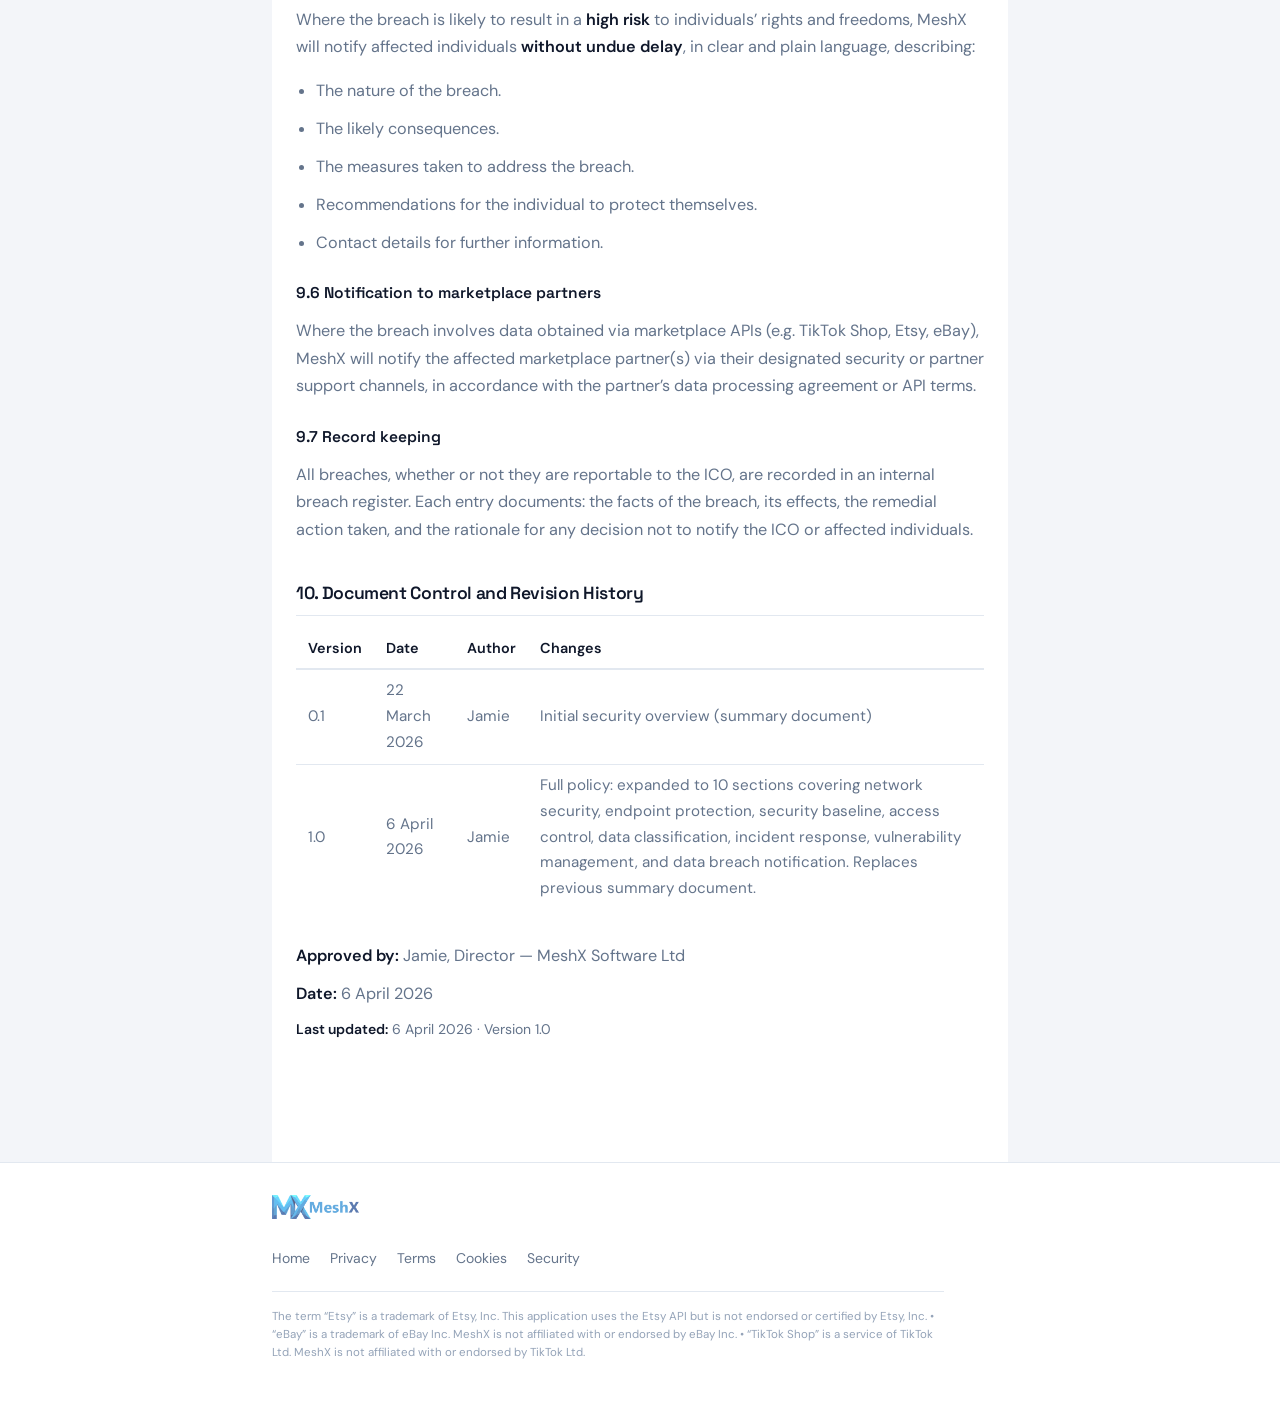
<file: information-security-policy.html>
<!DOCTYPE html>
<html lang="en">
<head>
  <meta charset="utf-8" />
  <meta name="viewport" content="width=device-width, initial-scale=1" />
  <title>Information Security Policy — MeshX Software Ltd</title>
  <meta name="description" content="MeshX Software Ltd information security policy covering access control, encryption, incident response, and more." />
  <link rel="icon" href="assets/favicon-192.png" type="image/png" sizes="192x192" />
  <link rel="stylesheet" href="legal.css" />
  <style>
    .policy-meta-table { margin: 0.75rem 0 1.5rem; }
    .policy-meta-table td { padding: 0.2rem 1rem 0.2rem 0; vertical-align: top; color: var(--muted); }
    .policy-meta-table td:first-child { font-weight: 600; color: var(--text); white-space: nowrap; }
    .toc { background: var(--bg); border: 1px solid var(--border); border-radius: 10px; padding: 1rem 1.5rem; margin: 1.5rem 0 2rem; }
    .toc h2 { border: none; margin-top: 0.5rem; font-size: 1rem; padding-bottom: 0; }
    .toc ol { padding-left: 1.25rem; margin: 0.5rem 0; }
    .toc li { margin: 0.3rem 0; font-size: 0.95rem; }
    h3 { font-family: var(--font-display); font-size: 0.975rem; font-weight: 600; color: var(--text); margin: 1.5rem 0 0.25rem; }
    .info-table { width: 100%; border-collapse: collapse; margin: 0.75rem 0; }
    .info-table th { text-align: left; padding: 0.5rem 0.75rem; border-bottom: 2px solid var(--border); color: var(--text); font-weight: 600; font-size: 0.9rem; }
    .info-table td { padding: 0.5rem 0.75rem; border-bottom: 1px solid var(--border); color: var(--muted); font-size: 0.95rem; }
    .info-table tr:last-child td { border-bottom: none; }
    @media print {
      body { background: #fff; }
      .legal-header, .legal-footer { display: none; }
      .legal-wrap { padding: 1.5cm; max-width: 100%; min-height: auto; }
      h2 { page-break-after: avoid; }
      .toc { page-break-after: always; }
    }
  </style>
  <script src="/consent.js" defer></script>
</head>
<body>

  <header class="legal-header">
    <a href="index.html">
      <img src="assets/mx_meshx_logo.png" width="240" height="80" alt="MeshX" />
    </a>
  </header>

  <div class="legal-wrap">
    <h1>Information Security Policy</h1>
    <p class="meta"><strong>MeshX Software Ltd</strong> &middot; Document ref: MESHX-ISP-001</p>

    <table class="policy-meta-table">
      <tr><td>Version:</td><td>1.0</td></tr>
      <tr><td>Classification:</td><td>Public</td></tr>
      <tr><td>Effective date:</td><td>6 April 2026</td></tr>
      <tr><td>Next scheduled review:</td><td>6 October 2026</td></tr>
      <tr><td>Owner:</td><td>Jamie, Director &mdash; MeshX Software Ltd</td></tr>
      <tr><td>Approved by:</td><td>Jamie, Director</td></tr>
    </table>

    <div class="toc">
      <h2>Contents</h2>
      <ol>
        <li><a href="#s1">Purpose, Scope and Review</a></li>
        <li><a href="#s2">Network Security and Segregation</a></li>
        <li><a href="#s3">Endpoint Protection</a></li>
        <li><a href="#s4">Security Baseline for Daily Operations</a></li>
        <li><a href="#s5">Access Control and Least Privilege</a></li>
        <li><a href="#s6">Data Classification and Encryption</a></li>
        <li><a href="#s7">Incident Response</a></li>
        <li><a href="#s8">Vulnerability and Threat Management</a></li>
        <li><a href="#s9">Data Breach Notification</a></li>
        <li><a href="#s10">Document Control and Revision History</a></li>
      </ol>
    </div>

    <!-- ─── Section 1 ──────────────────────────────────────────────── -->

    <h2 id="s1">1. Purpose, Scope and Review</h2>

    <h3>1.1 Purpose</h3>
    <p>This policy establishes the information security framework for MeshX Software Ltd (&ldquo;MeshX&rdquo;). It defines the security controls, responsibilities, and procedures that protect the confidentiality, integrity, and availability of data processed by MeshX and its SaaS platform.</p>

    <h3>1.2 Scope</h3>
    <p>This policy applies to:</p>
    <ul>
      <li>All employees, directors, contractors, and any person with access to MeshX systems or data.</li>
      <li>All information assets including production systems, development environments, source code repositories, customer and seller data, marketplace tokens, and internal records.</li>
      <li>All MeshX services: MeshX Create, MeshX Shop Manager, MeshX Print Network, the meshx.uk website, and supporting infrastructure.</li>
    </ul>

    <h3>1.3 Review cycle</h3>
    <p>This policy is reviewed at least every six months, or sooner if triggered by:</p>
    <ul>
      <li>A security incident or near-miss.</li>
      <li>A material change to infrastructure, subprocessors, or data processing activities.</li>
      <li>Changes to applicable law or regulation (e.g. UK GDPR amendments).</li>
      <li>Findings from an internal or external security assessment.</li>
    </ul>
    <p>All reviews are documented in the revision history (Section 10). The Director is responsible for approving updates and communicating changes to relevant personnel.</p>

    <!-- ─── Section 2 ──────────────────────────────────────────────── -->

    <h2 id="s2">2. Network Security and Segregation</h2>

    <h3>2.1 Architecture overview</h3>
    <p>MeshX operates a cloud-native architecture with no self-hosted servers exposed directly to the internet. All public-facing traffic passes through managed platforms with built-in network protections:</p>
    <ul>
      <li><strong>Cloudflare</strong> &mdash; provides edge delivery, DDoS mitigation, Web Application Firewall (WAF), bot management, and TLS termination for all public endpoints.</li>
      <li><strong>Supabase (AWS eu-west-3, Paris)</strong> &mdash; managed PostgreSQL database with network-level isolation, connection pooling via PgBouncer, and no direct public database access. All database connections require authenticated credentials over TLS.</li>
      <li><strong>Cloudflare R2 (Western Europe)</strong> &mdash; object storage with server-side encryption, accessed via authenticated API calls only.</li>
    </ul>

    <h3>2.2 Segregation</h3>
    <ul>
      <li>Production and development environments use separate Supabase projects with independent credentials, preventing cross-contamination of data.</li>
      <li>Third-party API credentials (marketplace tokens, payment keys) are stored as environment variables or encrypted database columns, never in source code.</li>
      <li>Administrative access to infrastructure (Supabase dashboard, Cloudflare dashboard, Stripe dashboard) requires individual authenticated accounts with MFA (see Section 4).</li>
    </ul>

    <h3>2.3 Monitoring</h3>
    <ul>
      <li>Cloudflare provides real-time traffic analytics, threat detection, and automated blocking of malicious requests.</li>
      <li>Supabase provides query-level logging and connection monitoring.</li>
      <li>Application-level logging captures authentication events, API errors, and security-relevant actions (e.g. session creation, session invalidation, failed login attempts).</li>
    </ul>

    <!-- ─── Section 3 ──────────────────────────────────────────────── -->

    <h2 id="s3">3. Endpoint Protection</h2>

    <h3>3.1 Anti-malware</h3>
    <p>All company endpoints (laptops, desktops, servers) run a current, supported operating system with built-in or managed anti-malware protection:</p>
    <ul>
      <li><strong>Windows devices:</strong> Microsoft Defender Antivirus with real-time protection, cloud-delivered protection, and automatic sample submission enabled. Defender is kept current via Windows Update.</li>
      <li>No device is permitted to disable or override real-time protection without documented Director approval and a compensating control.</li>
    </ul>

    <h3>3.2 Operating system and software updates</h3>
    <ul>
      <li>Automatic security updates are enabled on all endpoints.</li>
      <li>Critical and high-severity patches are applied within 7 days of release.</li>
      <li>End-of-life operating systems and browsers are not permitted for production or administrative access.</li>
    </ul>

    <h3>3.3 Device security</h3>
    <ul>
      <li>Full-disk encryption (BitLocker on Windows) is enabled on all company devices.</li>
      <li>Removable media (USB drives) are not used for transferring sensitive data.</li>
    </ul>

    <!-- ─── Section 4 ──────────────────────────────────────────────── -->

    <h2 id="s4">4. Security Baseline for Daily Operations</h2>

    <h3>4.1 Screen locking</h3>
    <p>All devices are configured to lock automatically after no more than 5 minutes of inactivity. Users are required to lock their device manually when stepping away.</p>

    <h3>4.2 Password policy</h3>
    <ul>
      <li>Minimum 12 characters, combining upper case, lower case, numbers, and symbols.</li>
      <li>Passwords must be unique per service &mdash; reuse across accounts is prohibited.</li>
      <li>A password manager is used to generate and store credentials securely.</li>
      <li>Passwords are never shared, written down, or transmitted in plaintext.</li>
    </ul>

    <h3>4.3 Multi-factor authentication (MFA)</h3>
    <p>MFA is enforced on all critical systems:</p>
    <ul>
      <li>Email (company accounts)</li>
      <li>Source control (GitHub)</li>
      <li>Cloud administration (Supabase, Cloudflare)</li>
      <li>Payment processing (Stripe)</li>
      <li>Domain registrar and DNS management</li>
      <li>Marketplace partner portals (where supported)</li>
    </ul>
    <p>TOTP (time-based one-time password) or hardware security keys are the accepted MFA methods. SMS-based MFA is avoided where alternatives exist.</p>

    <h3>4.4 Clean workspace</h3>
    <p>MeshX operates as a digital-first organisation. Sensitive data is not printed. No physical documents containing personal data or credentials are stored at workstations.</p>

    <!-- ─── Section 5 ──────────────────────────────────────────────── -->

    <h2 id="s5">5. Access Control and Least Privilege</h2>

    <h3>5.1 Principles</h3>
    <ul>
      <li><strong>Least privilege:</strong> each person and service account is granted the minimum permissions required to perform their function.</li>
      <li><strong>Individual accounts:</strong> every person has their own named account on every system. Shared or generic accounts are prohibited.</li>
      <li><strong>Need-to-know:</strong> access to customer data, marketplace tokens, and payment information is restricted to personnel who require it for their role.</li>
    </ul>

    <h3>5.2 Administrative access</h3>
    <ul>
      <li>Administrative access to production databases, cloud dashboards, and payment systems is limited to the Director and designated senior personnel.</li>
      <li>Administrative sessions require MFA (see Section 4.3).</li>
      <li>Direct database access (SQL console) is logged and used only for maintenance, migration, or incident response &mdash; never for routine data retrieval.</li>
    </ul>

    <h3>5.3 Application-level access control</h3>
    <p>The MeshX platform implements role-based access control at the application level:</p>
    <ul>
      <li>User roles: regular users, staff, and administrators, each with different privileges.</li>
      <li>Row-Level Security (RLS) policies in the database ensure users can only access their own data, even if application-level checks are bypassed.</li>
      <li>Server-side session validation on all API routes, with single-session enforcement (logging in on a new device invalidates the previous session).</li>
      <li>Service-role credentials (used for administrative operations) are used only in server-side code and never exposed to the client.</li>
    </ul>

    <h3>5.4 Access review and offboarding</h3>
    <ul>
      <li>Access rights are reviewed quarterly or when a team member&rsquo;s role changes.</li>
      <li>On departure, all accounts, credentials, and access tokens are revoked within 24 hours. The offboarding checklist covers: email, source control, cloud dashboards, payment systems, and any marketplace or partner portals.</li>
    </ul>

    <!-- ─── Section 6 ──────────────────────────────────────────────── -->

    <h2 id="s6">6. Data Classification and Encryption</h2>

    <h3>6.1 Data classification</h3>
    <p>MeshX classifies data into three tiers:</p>
    <table class="info-table">
      <thead>
        <tr>
          <th>Tier</th>
          <th>Examples</th>
          <th>Handling</th>
        </tr>
      </thead>
      <tbody>
        <tr>
          <td><strong>Confidential</strong></td>
          <td>Marketplace OAuth tokens, Stripe API keys, database credentials, customer payment metadata, session tokens</td>
          <td>Encrypted at rest and in transit. Access restricted to named personnel with a business need. Never logged in plaintext. Rotated on suspected compromise.</td>
        </tr>
        <tr>
          <td><strong>Internal</strong></td>
          <td>Customer account data (email, name, company), order details, design files, internal documentation</td>
          <td>Encrypted in transit. Stored in access-controlled systems. Shared internally on need-to-know basis only.</td>
        </tr>
        <tr>
          <td><strong>Public</strong></td>
          <td>Published policies, marketing content, public website</td>
          <td>No access restrictions. Published via HTTPS.</td>
        </tr>
      </tbody>
    </table>

    <h3>6.2 Encryption in transit</h3>
    <ul>
      <li>All external communications use TLS 1.2 or higher. TLS is enforced at the edge by Cloudflare, with HTTP Strict Transport Security (HSTS) headers set.</li>
      <li>API calls to third-party services (Stripe, Etsy, eBay, TikTok Shop) use HTTPS exclusively.</li>
      <li>Database connections use TLS-encrypted channels (Supabase enforces TLS for all PostgreSQL connections).</li>
    </ul>

    <h3>6.3 Encryption at rest</h3>
    <ul>
      <li><strong>Database:</strong> Supabase uses AES-256 encryption at rest for all stored data, managed by the platform.</li>
      <li><strong>Object storage:</strong> Cloudflare R2 applies server-side encryption to all stored objects.</li>
      <li><strong>Endpoints:</strong> company devices use full-disk encryption (BitLocker).</li>
      <li><strong>Backups:</strong> database backups are encrypted by Supabase using the same at-rest encryption. No unencrypted copies of production data exist outside managed infrastructure.</li>
    </ul>

    <!-- ─── Section 7 ──────────────────────────────────────────────── -->

    <h2 id="s7">7. Incident Response</h2>

    <h3>7.1 Definition</h3>
    <p>A security incident is any event that compromises or may compromise the confidentiality, integrity, or availability of MeshX systems or data. Examples include: unauthorised access, credential compromise, data exfiltration, malware infection, denial of service, or accidental exposure of personal data.</p>

    <h3>7.2 Roles and responsibilities</h3>
    <table class="info-table">
      <thead>
        <tr>
          <th>Role</th>
          <th>Person</th>
          <th>Responsibility</th>
        </tr>
      </thead>
      <tbody>
        <tr>
          <td><strong>Incident Lead</strong></td>
          <td>Director</td>
          <td>Overall accountability, escalation decisions, external communications, regulatory notifications</td>
        </tr>
        <tr>
          <td><strong>Technical Responder</strong></td>
          <td>Director / designated engineer</td>
          <td>Investigation, containment, remediation, evidence preservation</td>
        </tr>
      </tbody>
    </table>

    <h3>7.3 Response procedure</h3>
    <ol>
      <li><strong>Detect and report:</strong> any person who suspects a security incident must report it immediately to the Incident Lead via <a href="mailto:security@meshx.uk">security@meshx.uk</a> or direct message. Reports are acknowledged within 4 hours during business hours.</li>
      <li><strong>Triage and contain:</strong> the Incident Lead assesses severity and scope. Immediate containment actions are taken (e.g. revoking compromised credentials, disabling affected accounts, isolating affected systems).</li>
      <li><strong>Investigate:</strong> the Technical Responder gathers evidence (logs, access records, affected data scope) and determines root cause.</li>
      <li><strong>Notify:</strong> if personal data is involved, the breach notification procedure in Section 9 is activated.</li>
      <li><strong>Remediate:</strong> the vulnerability or control failure that allowed the incident is fixed. Preventive measures are implemented.</li>
      <li><strong>Post-incident review:</strong> a post-mortem is written within 5 business days, documenting what happened, the timeline, impact, root cause, and actions taken. Lessons learned are fed back into this policy at the next review.</li>
    </ol>

    <h3>7.4 Communication channels</h3>
    <ul>
      <li>Internal escalation: direct message to Director</li>
      <li>External reporting: <a href="mailto:security@meshx.uk">security@meshx.uk</a></li>
      <li>Regulatory: ICO breach reporting portal (<a href="https://ico.org.uk">ico.org.uk</a>)</li>
      <li>Marketplace partners: via partner support channels or designated security contacts</li>
    </ul>

    <!-- ─── Section 8 ──────────────────────────────────────────────── -->

    <h2 id="s8">8. Vulnerability and Threat Management</h2>

    <h3>8.1 Dependency management</h3>
    <ul>
      <li>Application dependencies (npm packages, Python packages) are audited regularly using npm audit and equivalent tools.</li>
      <li>Critical and high-severity dependency vulnerabilities are patched or mitigated within 7 days of disclosure.</li>
      <li>Dependencies are pinned to specific versions and updated deliberately, not automatically, to prevent supply chain attacks.</li>
    </ul>

    <h3>8.2 Platform and OS patching</h3>
    <ul>
      <li>Managed platforms (Supabase, Cloudflare) handle infrastructure-level patching automatically.</li>
      <li>Company endpoints receive automatic OS security updates (Windows Update) with critical patches applied within 7 days.</li>
    </ul>

    <h3>8.3 Application security</h3>
    <ul>
      <li>All application code is stored in private Git repositories with access restricted to authorised personnel.</li>
      <li>Code changes are reviewed before deployment.</li>
      <li>The application implements protections against common web vulnerabilities (OWASP Top 10), including: parameterised database queries, input validation, CSRF protection, Content Security Policy headers, and secure session management.</li>
      <li>Cloudflare WAF provides an additional layer of protection against SQL injection, XSS, and other common attack patterns.</li>
    </ul>

    <h3>8.4 Threat awareness</h3>
    <ul>
      <li>Critical CVE disclosures relevant to our technology stack (Node.js, Next.js, PostgreSQL, Python) are monitored and assessed for applicability.</li>
      <li>Cloudflare threat intelligence provides automated protection against known malicious IPs and attack patterns.</li>
    </ul>

    <!-- ─── Section 9 ──────────────────────────────────────────────── -->

    <h2 id="s9">9. Data Breach Notification</h2>

    <h3>9.1 Scope</h3>
    <p>This procedure applies to any confirmed or suspected breach involving personal data processed by MeshX, whether the data belongs to customers, sellers, marketplace end-buyers, or staff.</p>

    <h3>9.2 Internal reporting</h3>
    <p>Any person who becomes aware of a potential data breach must report it to the Incident Lead (Director) within <strong>24 hours</strong> of discovery, using the channels defined in Section 7.4.</p>

    <h3>9.3 Assessment</h3>
    <p>Within <strong>48 hours</strong> of the initial report, the Incident Lead will:</p>
    <ul>
      <li>Determine whether personal data has been compromised and the nature of that data.</li>
      <li>Assess the number of individuals affected.</li>
      <li>Evaluate the likely risk to the rights and freedoms of affected individuals (considering the nature, sensitivity, and volume of data; ease of identification; severity of consequences).</li>
      <li>Document findings in an incident log.</li>
    </ul>

    <h3>9.4 Regulatory notification</h3>
    <p>If the breach is likely to result in a risk to individuals&rsquo; rights and freedoms, MeshX will notify the Information Commissioner&rsquo;s Office (ICO) <strong>within 72 hours</strong> of becoming aware of the breach, as required by UK GDPR Article 33. The notification will include:</p>
    <ul>
      <li>Nature of the breach and categories of data affected.</li>
      <li>Approximate number of individuals affected.</li>
      <li>Likely consequences of the breach.</li>
      <li>Measures taken or proposed to address the breach and mitigate adverse effects.</li>
      <li>Contact details of the person handling the matter.</li>
    </ul>

    <h3>9.5 Notification to affected individuals</h3>
    <p>Where the breach is likely to result in a <strong>high risk</strong> to individuals&rsquo; rights and freedoms, MeshX will notify affected individuals <strong>without undue delay</strong>, in clear and plain language, describing:</p>
    <ul>
      <li>The nature of the breach.</li>
      <li>The likely consequences.</li>
      <li>The measures taken to address the breach.</li>
      <li>Recommendations for the individual to protect themselves.</li>
      <li>Contact details for further information.</li>
    </ul>

    <h3>9.6 Notification to marketplace partners</h3>
    <p>Where the breach involves data obtained via marketplace APIs (e.g. TikTok Shop, Etsy, eBay), MeshX will notify the affected marketplace partner(s) via their designated security or partner support channels, in accordance with the partner&rsquo;s data processing agreement or API terms.</p>

    <h3>9.7 Record keeping</h3>
    <p>All breaches, whether or not they are reportable to the ICO, are recorded in an internal breach register. Each entry documents: the facts of the breach, its effects, the remedial action taken, and the rationale for any decision not to notify the ICO or affected individuals.</p>

    <!-- ─── Section 10 ─────────────────────────────────────────────── -->

    <h2 id="s10">10. Document Control and Revision History</h2>

    <table class="info-table">
      <thead>
        <tr>
          <th>Version</th>
          <th>Date</th>
          <th>Author</th>
          <th>Changes</th>
        </tr>
      </thead>
      <tbody>
        <tr>
          <td>0.1</td>
          <td>22 March 2026</td>
          <td>Jamie</td>
          <td>Initial security overview (summary document)</td>
        </tr>
        <tr>
          <td>1.0</td>
          <td>6 April 2026</td>
          <td>Jamie</td>
          <td>Full policy: expanded to 10 sections covering network security, endpoint protection, security baseline, access control, data classification, incident response, vulnerability management, and data breach notification. Replaces previous summary document.</td>
        </tr>
      </tbody>
    </table>

    <p style="margin-top:2rem;"><strong>Approved by:</strong> Jamie, Director &mdash; MeshX Software Ltd</p>
    <p><strong>Date:</strong> 6 April 2026</p>

    <p class="meta"><strong>Last updated:</strong> 6 April 2026 &middot; Version 1.0</p>
  </div>

  <footer class="legal-footer">
    <div class="legal-footer-inner">
      <a class="legal-footer-logo" href="index.html">
        <img src="assets/mx_meshx_logo_dark.png" width="240" height="80" alt="MeshX" />
      </a>
      <nav class="legal-footer-nav">
        <a href="index.html">Home</a>
        <a href="privacy.html">Privacy</a>
        <a href="terms.html">Terms</a>
        <a href="cookies.html">Cookies</a>
        <a href="security.html">Security</a>
      </nav>
      <p class="footer-etsy-note">
        The term &ldquo;Etsy&rdquo; is a trademark of Etsy, Inc. This application uses the Etsy API but is not endorsed or certified by Etsy, Inc. &bull; &ldquo;eBay&rdquo; is a trademark of eBay Inc. MeshX is not affiliated with or endorsed by eBay Inc. &bull; &ldquo;TikTok Shop&rdquo; is a service of TikTok Ltd. MeshX is not affiliated with or endorsed by TikTok Ltd.
      </p>
    </div>
  </footer>

</body>
</html>
</file>
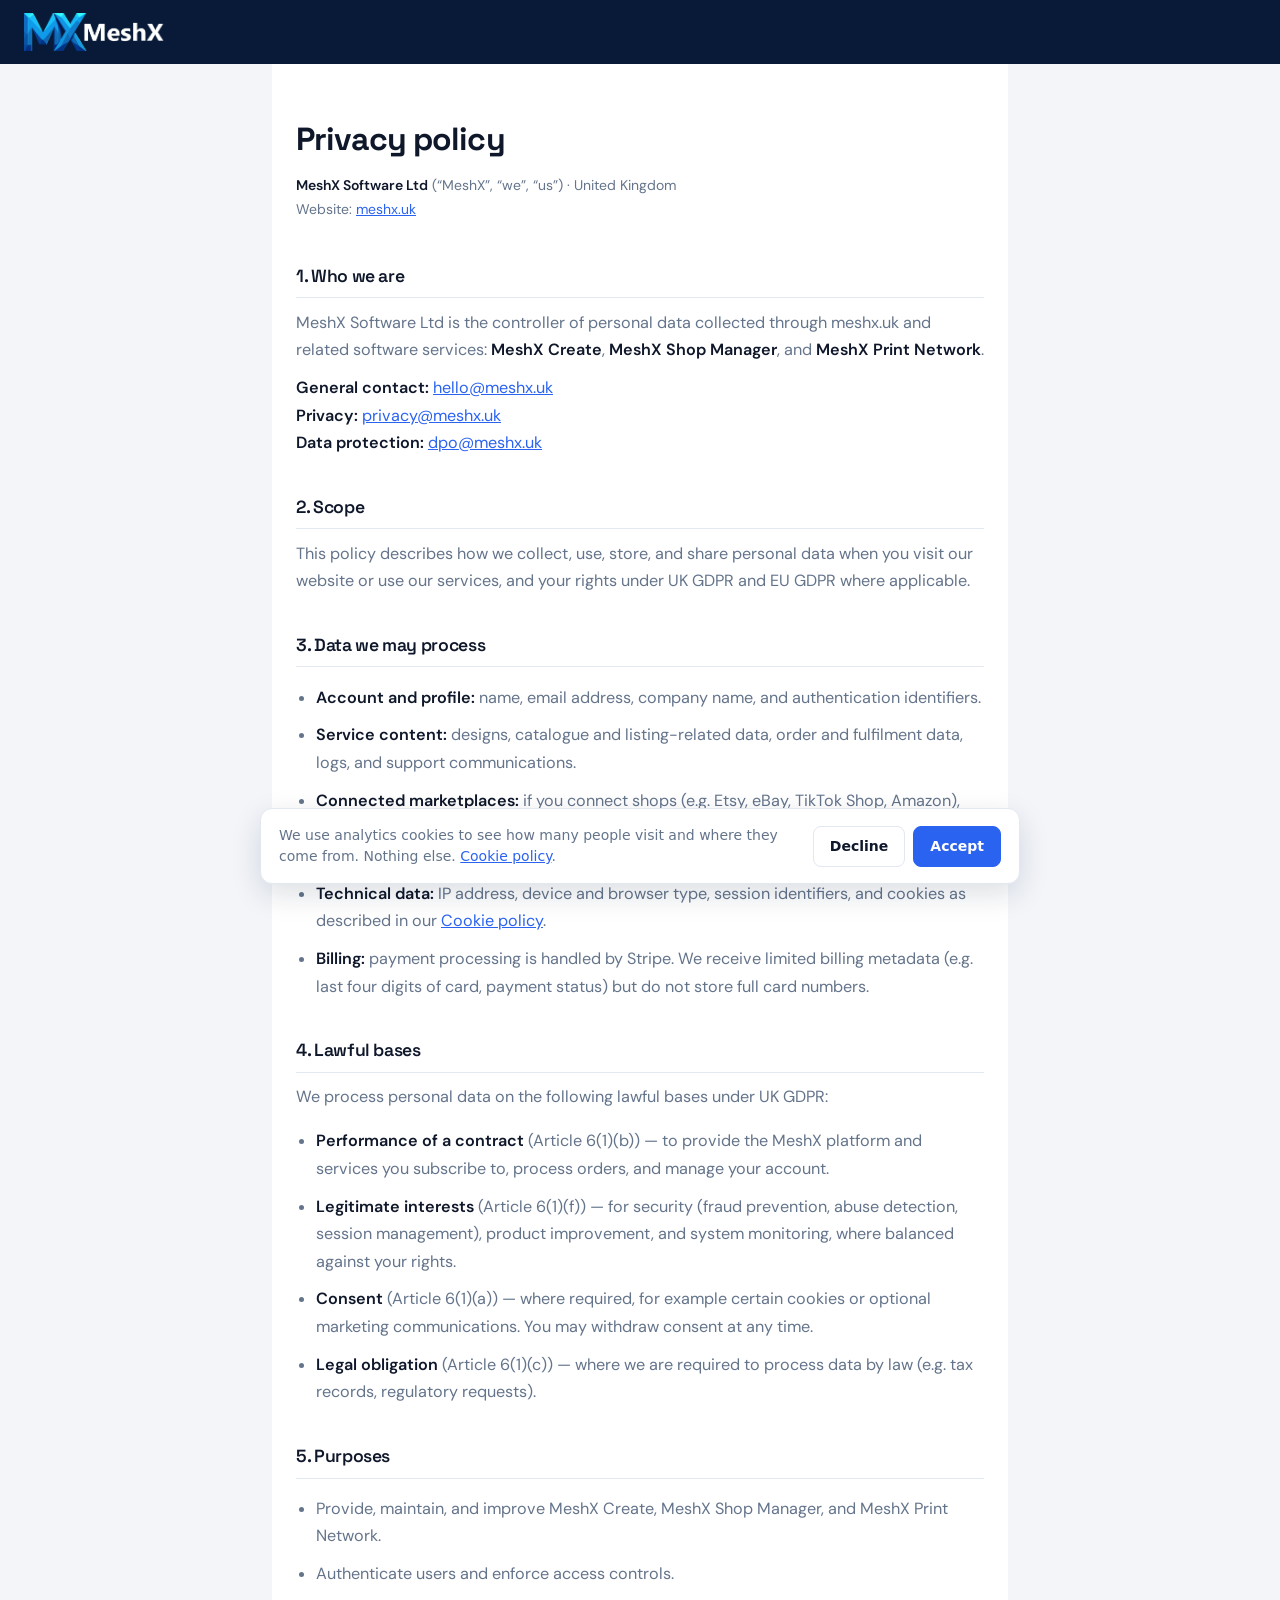
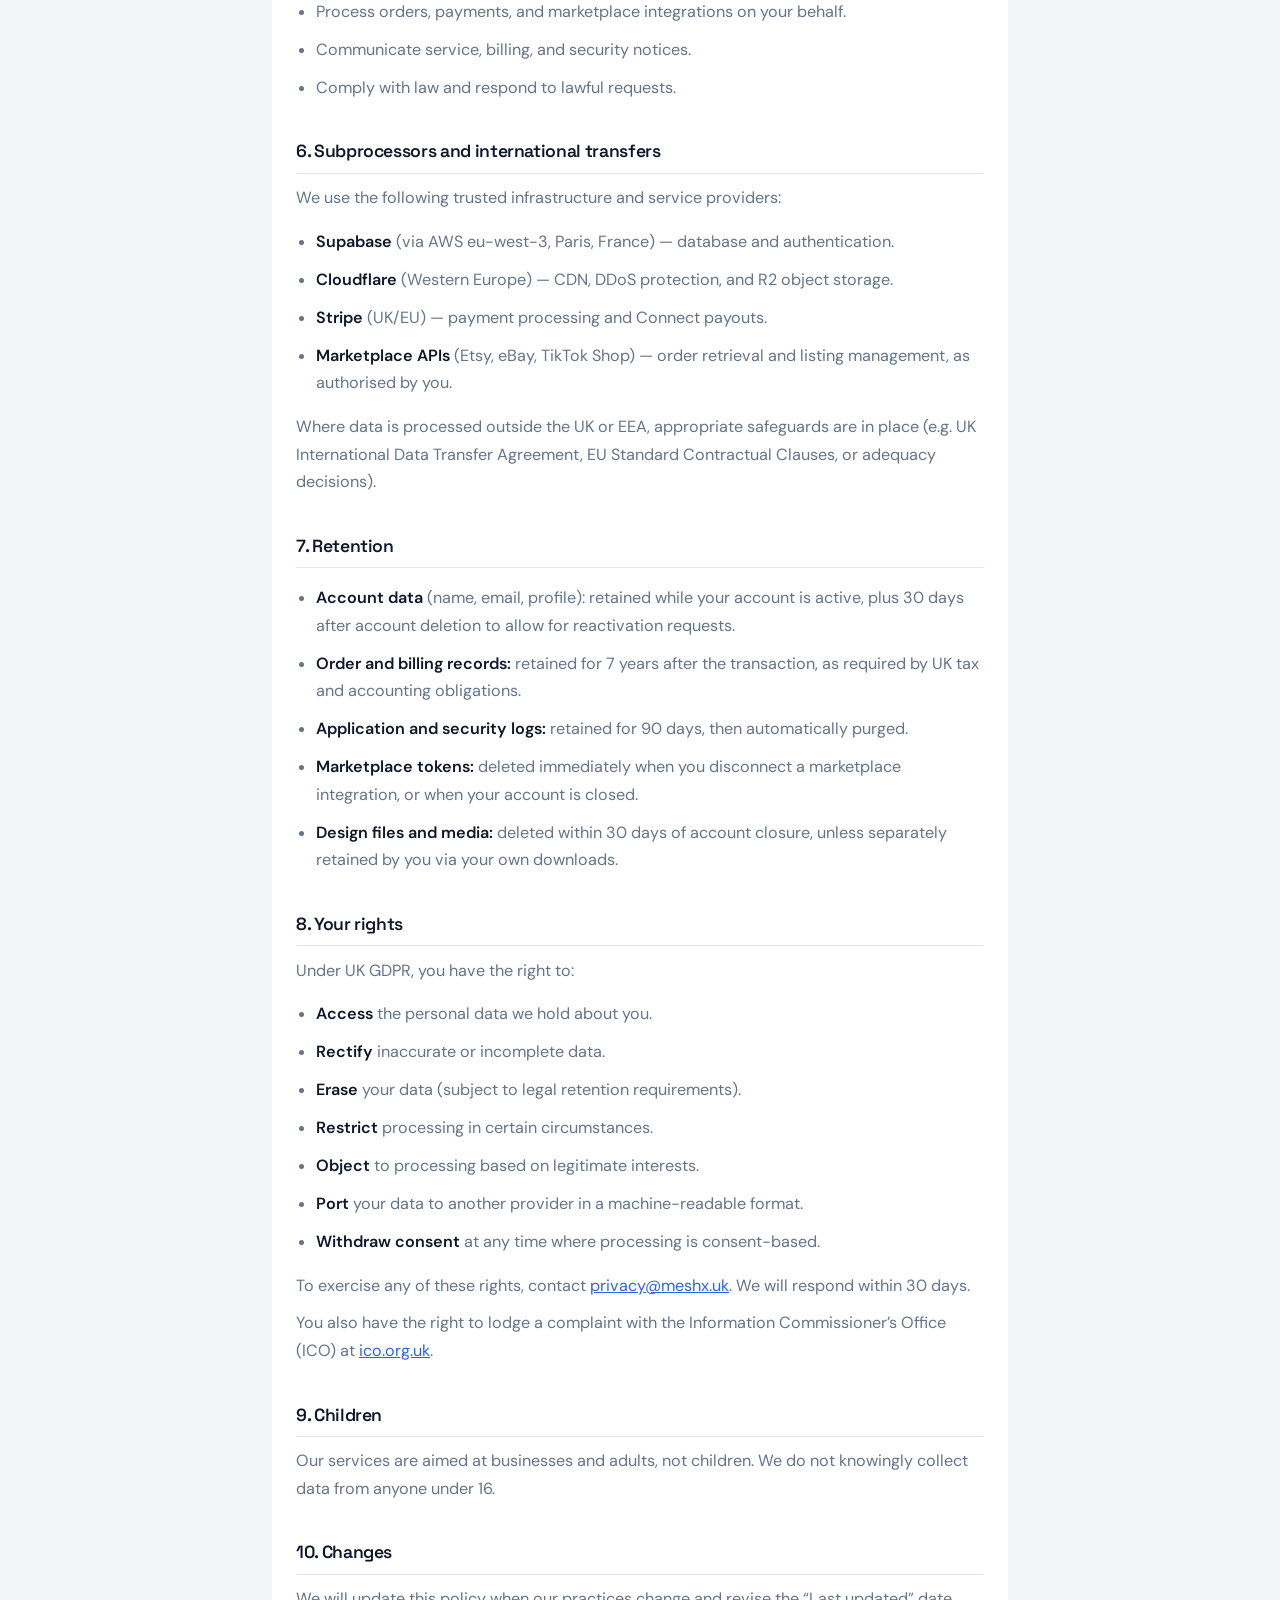
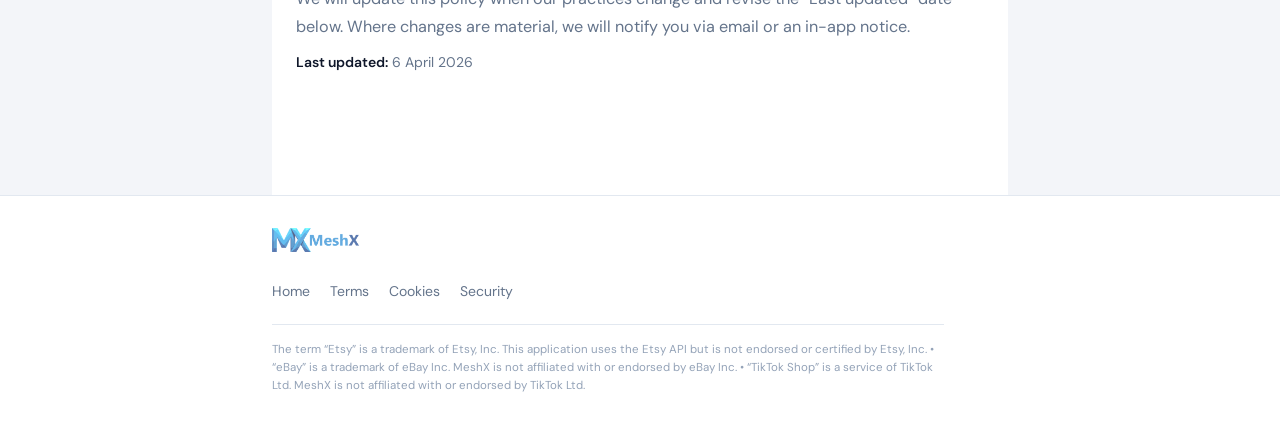
<file: privacy.html>
<!DOCTYPE html>
<html lang="en">
<head>
  <meta charset="utf-8" />
  <meta name="viewport" content="width=device-width, initial-scale=1" />
  <title>Privacy policy — MeshX</title>
  <meta name="description" content="Privacy policy for MeshX Software Ltd, MeshX Create, MeshX Shop Manager, and MeshX Print Network." />
  <link rel="icon" href="assets/favicon-192.png" type="image/png" sizes="192x192" />
  <link rel="stylesheet" href="legal.css" />
  <script src="/consent.js" defer></script>
</head>
<body>

  <header class="legal-header">
    <a href="index.html">
      <img src="assets/mx_meshx_logo.png" width="240" height="80" alt="MeshX" />
    </a>
  </header>

  <div class="legal-wrap">
    <h1>Privacy policy</h1>
    <p class="meta">
      <strong>MeshX Software Ltd</strong> (&ldquo;MeshX&rdquo;, &ldquo;we&rdquo;, &ldquo;us&rdquo;) &middot; United Kingdom<br />
      Website: <a href="https://meshx.uk">meshx.uk</a>
    </p>

    <h2>1. Who we are</h2>
    <p>
      MeshX Software Ltd is the controller of personal data collected through meshx.uk and related software services:
      <strong>MeshX Create</strong>, <strong>MeshX Shop Manager</strong>, and <strong>MeshX Print Network</strong>.
    </p>
    <p>
      <strong>General contact:</strong> <a href="mailto:hello@meshx.uk">hello@meshx.uk</a><br />
      <strong>Privacy:</strong> <a href="mailto:privacy@meshx.uk">privacy@meshx.uk</a><br />
      <strong>Data protection:</strong> <a href="mailto:dpo@meshx.uk">dpo@meshx.uk</a>
    </p>

    <h2>2. Scope</h2>
    <p>
      This policy describes how we collect, use, store, and share personal data when you visit our website or use our services, and your rights under UK GDPR and EU GDPR where applicable.
    </p>

    <h2>3. Data we may process</h2>
    <ul>
      <li><strong>Account and profile:</strong> name, email address, company name, and authentication identifiers.</li>
      <li><strong>Service content:</strong> designs, catalogue and listing-related data, order and fulfilment data, logs, and support communications.</li>
      <li><strong>Connected marketplaces:</strong> if you connect shops (e.g. Etsy, eBay, TikTok Shop, Amazon), we process OAuth tokens, shop identifiers, shop names, and order data strictly as needed to provide the features you enable. We do not collect your marketplace passwords.</li>
      <li><strong>Technical data:</strong> IP address, device and browser type, session identifiers, and cookies as described in our <a href="cookies.html">Cookie policy</a>.</li>
      <li><strong>Billing:</strong> payment processing is handled by Stripe. We receive limited billing metadata (e.g. last four digits of card, payment status) but do not store full card numbers.</li>
    </ul>

    <h2>4. Lawful bases</h2>
    <p>We process personal data on the following lawful bases under UK GDPR:</p>
    <ul>
      <li><strong>Performance of a contract</strong> (Article 6(1)(b)) &mdash; to provide the MeshX platform and services you subscribe to, process orders, and manage your account.</li>
      <li><strong>Legitimate interests</strong> (Article 6(1)(f)) &mdash; for security (fraud prevention, abuse detection, session management), product improvement, and system monitoring, where balanced against your rights.</li>
      <li><strong>Consent</strong> (Article 6(1)(a)) &mdash; where required, for example certain cookies or optional marketing communications. You may withdraw consent at any time.</li>
      <li><strong>Legal obligation</strong> (Article 6(1)(c)) &mdash; where we are required to process data by law (e.g. tax records, regulatory requests).</li>
    </ul>

    <h2>5. Purposes</h2>
    <ul>
      <li>Provide, maintain, and improve MeshX Create, MeshX Shop Manager, and MeshX Print Network.</li>
      <li>Authenticate users and enforce access controls.</li>
      <li>Process orders, payments, and marketplace integrations on your behalf.</li>
      <li>Communicate service, billing, and security notices.</li>
      <li>Comply with law and respond to lawful requests.</li>
    </ul>

    <h2>6. Subprocessors and international transfers</h2>
    <p>We use the following trusted infrastructure and service providers:</p>
    <ul>
      <li><strong>Supabase</strong> (via AWS eu-west-3, Paris, France) &mdash; database and authentication.</li>
      <li><strong>Cloudflare</strong> (Western Europe) &mdash; CDN, DDoS protection, and R2 object storage.</li>
      <li><strong>Stripe</strong> (UK/EU) &mdash; payment processing and Connect payouts.</li>
      <li><strong>Marketplace APIs</strong> (Etsy, eBay, TikTok Shop) &mdash; order retrieval and listing management, as authorised by you.</li>
    </ul>
    <p>
      Where data is processed outside the UK or EEA, appropriate safeguards are in place (e.g. UK International Data Transfer Agreement, EU Standard Contractual Clauses, or adequacy decisions).
    </p>

    <h2>7. Retention</h2>
    <ul>
      <li><strong>Account data</strong> (name, email, profile): retained while your account is active, plus 30 days after account deletion to allow for reactivation requests.</li>
      <li><strong>Order and billing records:</strong> retained for 7 years after the transaction, as required by UK tax and accounting obligations.</li>
      <li><strong>Application and security logs:</strong> retained for 90 days, then automatically purged.</li>
      <li><strong>Marketplace tokens:</strong> deleted immediately when you disconnect a marketplace integration, or when your account is closed.</li>
      <li><strong>Design files and media:</strong> deleted within 30 days of account closure, unless separately retained by you via your own downloads.</li>
    </ul>

    <h2>8. Your rights</h2>
    <p>Under UK GDPR, you have the right to:</p>
    <ul>
      <li><strong>Access</strong> the personal data we hold about you.</li>
      <li><strong>Rectify</strong> inaccurate or incomplete data.</li>
      <li><strong>Erase</strong> your data (subject to legal retention requirements).</li>
      <li><strong>Restrict</strong> processing in certain circumstances.</li>
      <li><strong>Object</strong> to processing based on legitimate interests.</li>
      <li><strong>Port</strong> your data to another provider in a machine-readable format.</li>
      <li><strong>Withdraw consent</strong> at any time where processing is consent-based.</li>
    </ul>
    <p>To exercise any of these rights, contact <a href="mailto:privacy@meshx.uk">privacy@meshx.uk</a>. We will respond within 30 days.</p>
    <p>You also have the right to lodge a complaint with the Information Commissioner&rsquo;s Office (ICO) at <a href="https://ico.org.uk">ico.org.uk</a>.</p>

    <h2>9. Children</h2>
    <p>
      Our services are aimed at businesses and adults, not children. We do not knowingly collect data from anyone under 16.
    </p>

    <h2>10. Changes</h2>
    <p>We will update this policy when our practices change and revise the &ldquo;Last updated&rdquo; date below. Where changes are material, we will notify you via email or an in-app notice.</p>

    <p class="meta"><strong>Last updated:</strong> 6 April 2026</p>
  </div>

  <footer class="legal-footer">
    <div class="legal-footer-inner">
      <a class="legal-footer-logo" href="index.html">
        <img src="assets/mx_meshx_logo_dark.png" width="240" height="80" alt="MeshX" />
      </a>
      <nav class="legal-footer-nav">
        <a href="index.html">Home</a>
        <a href="terms.html">Terms</a>
        <a href="cookies.html">Cookies</a>
        <a href="security.html">Security</a>
      </nav>
      <p class="footer-etsy-note">
        The term &ldquo;Etsy&rdquo; is a trademark of Etsy, Inc. This application uses the Etsy API but is not endorsed or certified by Etsy, Inc. &bull; &ldquo;eBay&rdquo; is a trademark of eBay Inc. MeshX is not affiliated with or endorsed by eBay Inc. &bull; &ldquo;TikTok Shop&rdquo; is a service of TikTok Ltd. MeshX is not affiliated with or endorsed by TikTok Ltd.
      </p>
    </div>
  </footer>

</body>
</html>
</file>
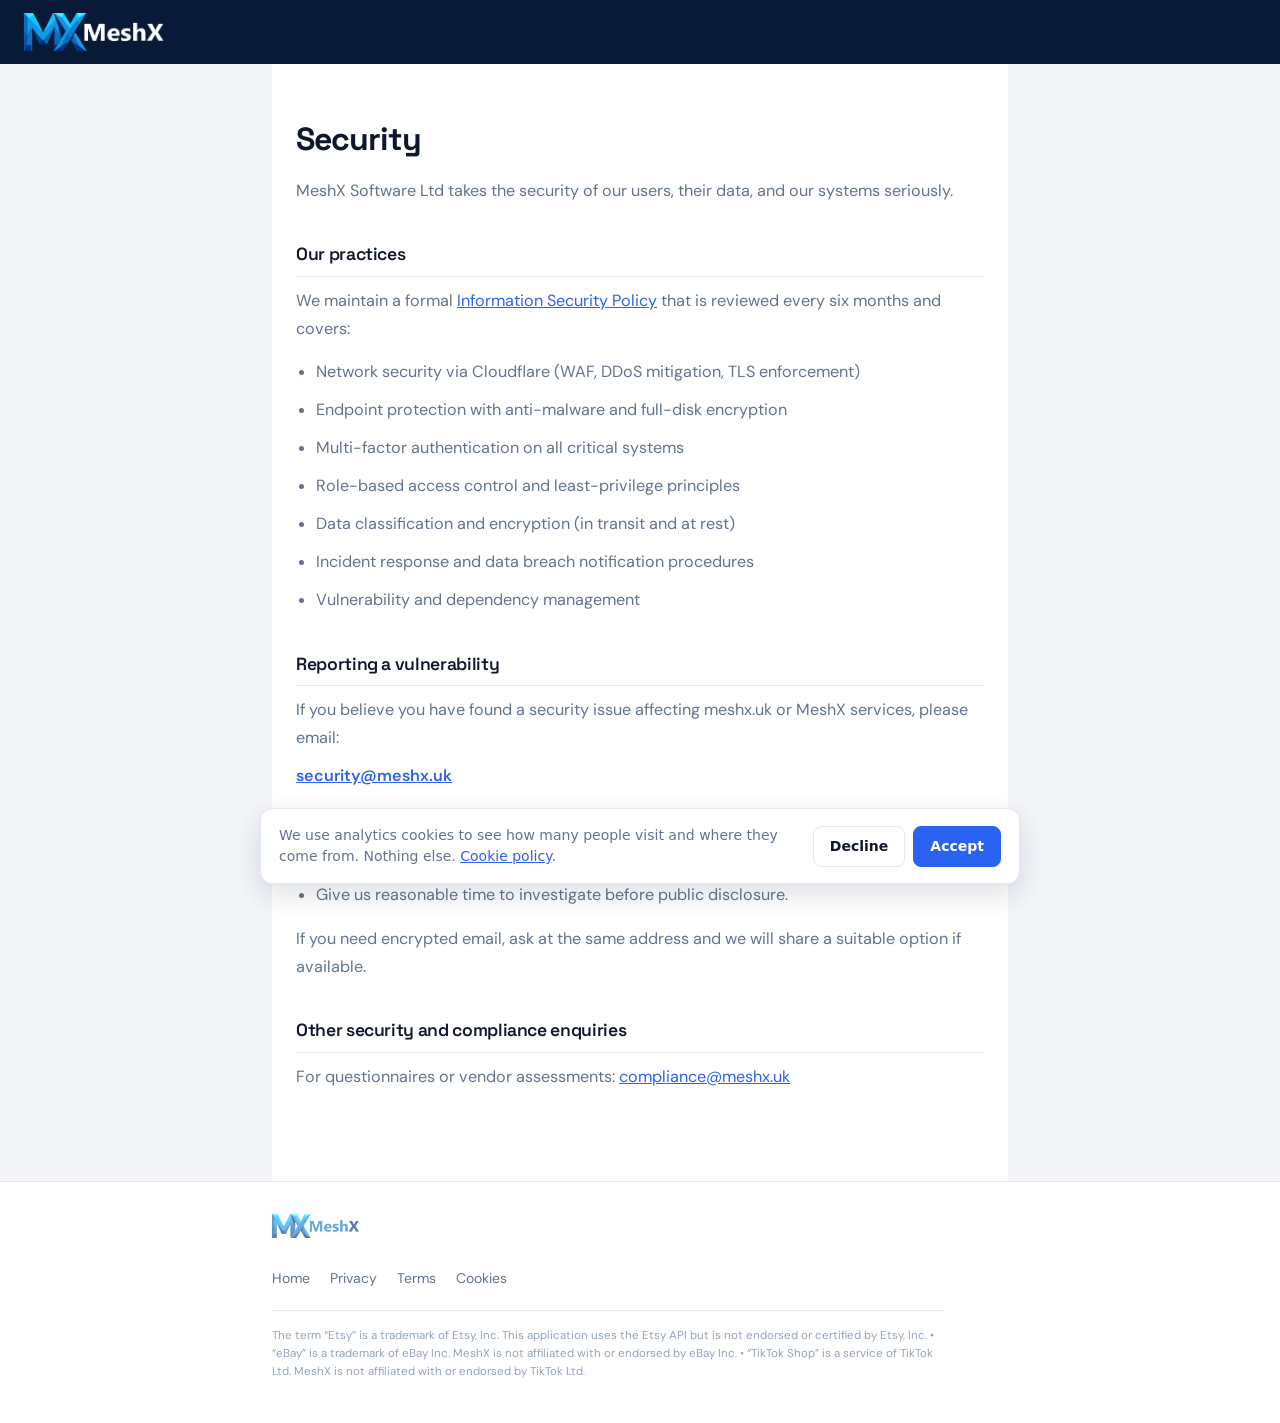
<file: security.html>
<!DOCTYPE html>
<html lang="en">
<head>
  <meta charset="utf-8" />
  <meta name="viewport" content="width=device-width, initial-scale=1" />
  <title>Security — MeshX</title>
  <meta name="description" content="MeshX security practices and vulnerability reporting." />
  <link rel="icon" href="assets/favicon-192.png" type="image/png" sizes="192x192" />
  <link rel="stylesheet" href="legal.css" />
  <script src="/consent.js" defer></script>
</head>
<body>

  <header class="legal-header">
    <a href="index.html">
      <img src="assets/mx_meshx_logo.png" width="240" height="80" alt="MeshX" />
    </a>
  </header>

  <div class="legal-wrap">
    <h1>Security</h1>
    <p>MeshX Software Ltd takes the security of our users, their data, and our systems seriously.</p>

    <h2>Our practices</h2>
    <p>We maintain a formal <a href="information-security-policy.html">Information Security Policy</a> that is reviewed every six months and covers:</p>
    <ul>
      <li>Network security via Cloudflare (WAF, DDoS mitigation, TLS enforcement)</li>
      <li>Endpoint protection with anti-malware and full-disk encryption</li>
      <li>Multi-factor authentication on all critical systems</li>
      <li>Role-based access control and least-privilege principles</li>
      <li>Data classification and encryption (in transit and at rest)</li>
      <li>Incident response and data breach notification procedures</li>
      <li>Vulnerability and dependency management</li>
    </ul>

    <h2>Reporting a vulnerability</h2>
    <p>If you believe you have found a security issue affecting meshx.uk or MeshX services, please email:</p>
    <p><strong><a href="mailto:security@meshx.uk">security@meshx.uk</a></strong></p>
    <ul>
      <li>Describe the issue clearly and include steps to reproduce if possible.</li>
      <li>Do not access, modify, or exfiltrate data that does not belong to you.</li>
      <li>Give us reasonable time to investigate before public disclosure.</li>
    </ul>
    <p>
      If you need encrypted email, ask at the same address and we will share a suitable option if available.
    </p>

    <h2>Other security and compliance enquiries</h2>
    <p>For questionnaires or vendor assessments: <a href="mailto:compliance@meshx.uk">compliance@meshx.uk</a></p>
  </div>

  <footer class="legal-footer">
    <div class="legal-footer-inner">
      <a class="legal-footer-logo" href="index.html">
        <img src="assets/mx_meshx_logo_dark.png" width="240" height="80" alt="MeshX" />
      </a>
      <nav class="legal-footer-nav">
        <a href="index.html">Home</a>
        <a href="privacy.html">Privacy</a>
        <a href="terms.html">Terms</a>
        <a href="cookies.html">Cookies</a>
      </nav>
      <p class="footer-etsy-note">
        The term &ldquo;Etsy&rdquo; is a trademark of Etsy, Inc. This application uses the Etsy API but is not endorsed or certified by Etsy, Inc. &bull; &ldquo;eBay&rdquo; is a trademark of eBay Inc. MeshX is not affiliated with or endorsed by eBay Inc. &bull; &ldquo;TikTok Shop&rdquo; is a service of TikTok Ltd. MeshX is not affiliated with or endorsed by TikTok Ltd.
      </p>
    </div>
  </footer>

</body>
</html>
</file>
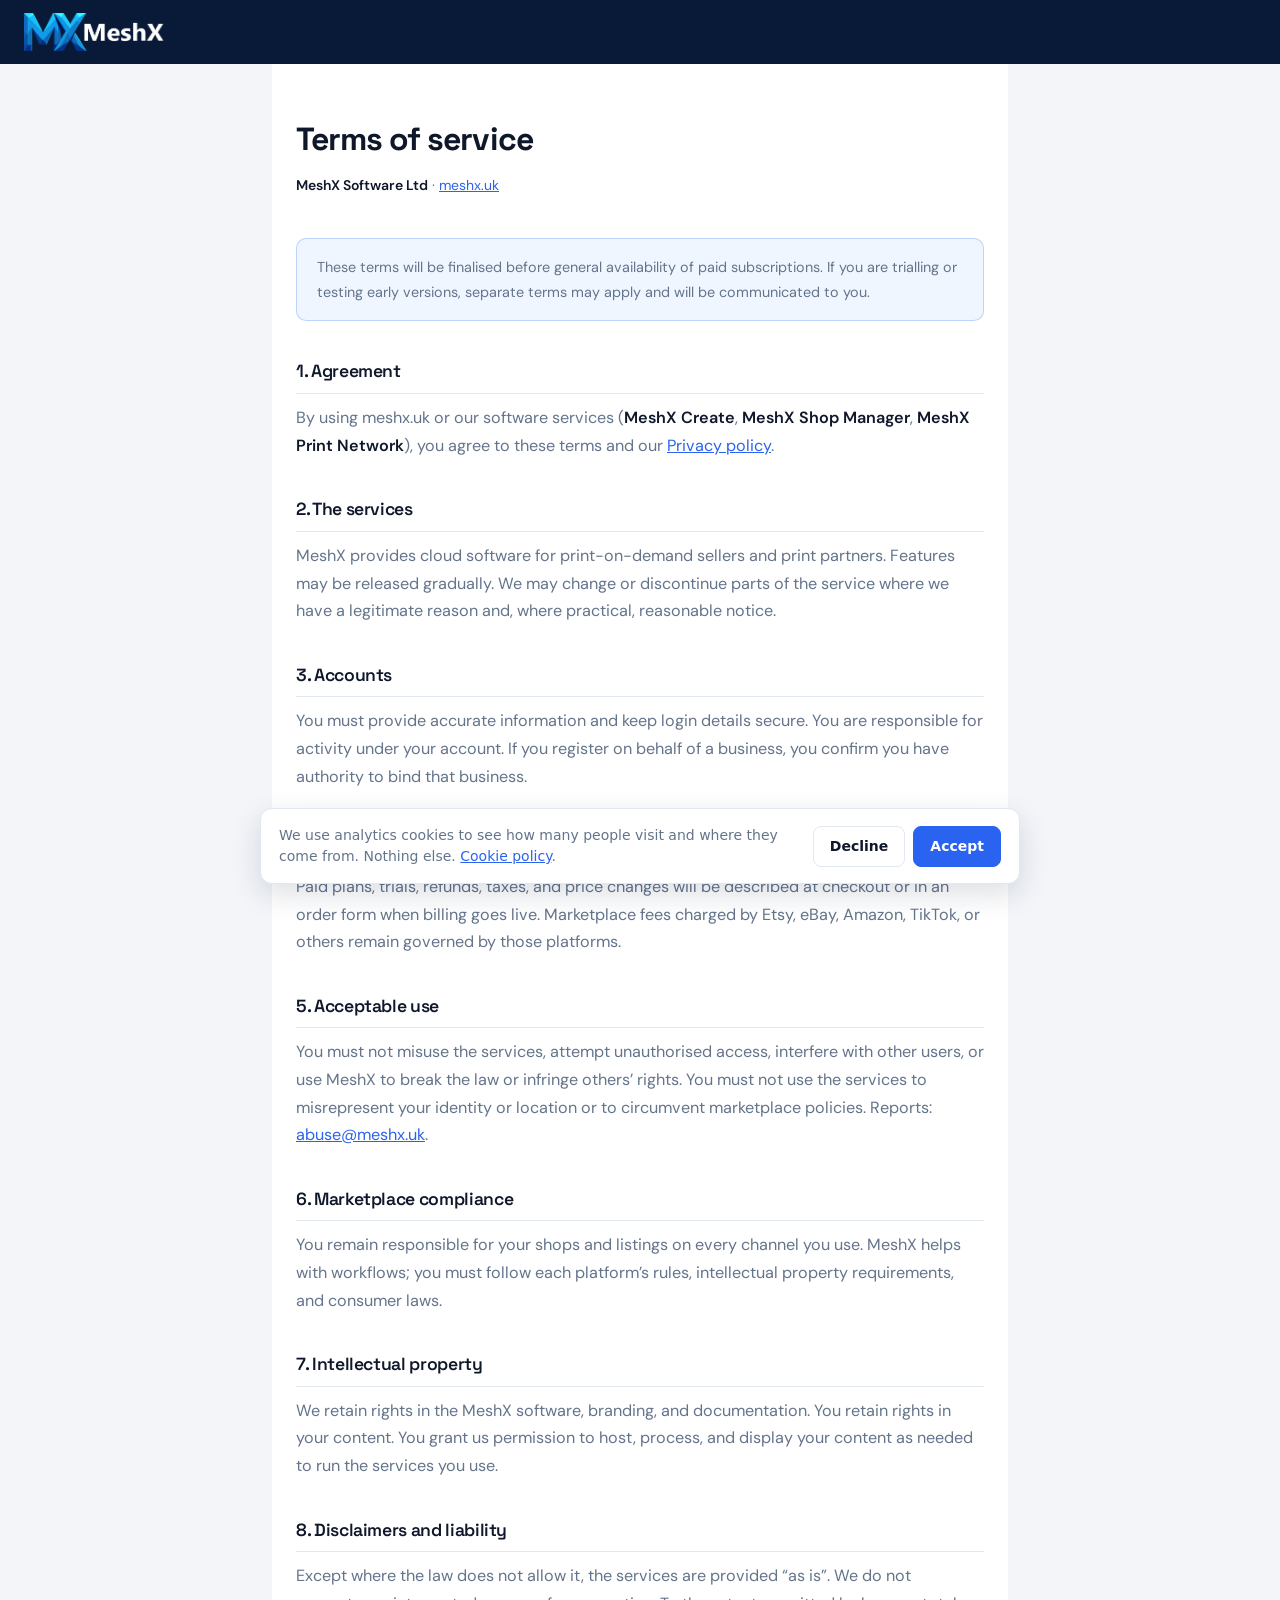
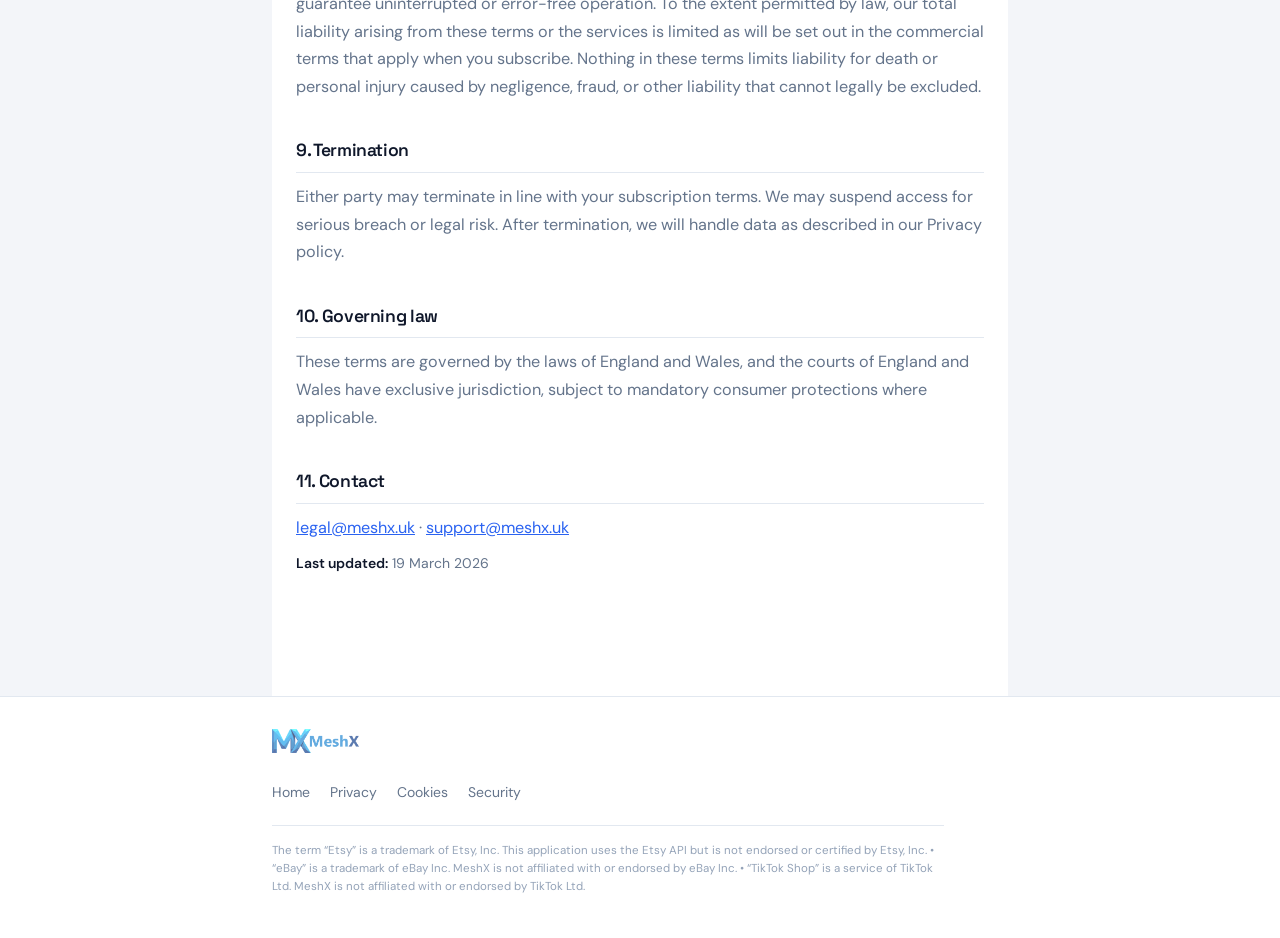
<file: terms.html>
<!DOCTYPE html>
<html lang="en">
<head>
  <meta charset="utf-8" />
  <meta name="viewport" content="width=device-width, initial-scale=1" />
  <title>Terms of service — MeshX</title>
  <meta name="description" content="Terms of service for MeshX Software Ltd." />
  <link rel="icon" href="assets/favicon-192.png" type="image/png" sizes="192x192" />
  <link rel="stylesheet" href="legal.css" />
  <script src="/consent.js" defer></script>
</head>
<body>

  <header class="legal-header">
    <a href="index.html">
      <img src="assets/mx_meshx_logo.png" width="240" height="80" alt="MeshX" />
    </a>
  </header>

  <div class="legal-wrap">
    <h1>Terms of service</h1>
    <p class="meta"><strong>MeshX Software Ltd</strong> · <a href="https://meshx.uk">meshx.uk</a></p>

    <div class="note">
      These terms will be finalised before general availability of paid subscriptions. If you are trialling or testing early versions, separate terms may apply and will be communicated to you.
    </div>

    <h2>1. Agreement</h2>
    <p>
      By using meshx.uk or our software services (<strong>MeshX Create</strong>, <strong>MeshX Shop Manager</strong>, <strong>MeshX Print Network</strong>),
      you agree to these terms and our <a href="privacy.html">Privacy policy</a>.
    </p>

    <h2>2. The services</h2>
    <p>
      MeshX provides cloud software for print-on-demand sellers and print partners. Features may be released gradually.
      We may change or discontinue parts of the service where we have a legitimate reason and, where practical, reasonable notice.
    </p>

    <h2>3. Accounts</h2>
    <p>
      You must provide accurate information and keep login details secure. You are responsible for activity under your account.
      If you register on behalf of a business, you confirm you have authority to bind that business.
    </p>

    <h2>4. Subscriptions and fees</h2>
    <p>
      Paid plans, trials, refunds, taxes, and price changes will be described at checkout or in an order form when billing goes live.
      Marketplace fees charged by Etsy, eBay, Amazon, TikTok, or others remain governed by those platforms.
    </p>

    <h2>5. Acceptable use</h2>
    <p>
      You must not misuse the services, attempt unauthorised access, interfere with other users, or use MeshX to break the law or infringe others&rsquo; rights.
      You must not use the services to misrepresent your identity or location or to circumvent marketplace policies.
      Reports: <a href="mailto:abuse@meshx.uk">abuse@meshx.uk</a>.
    </p>

    <h2>6. Marketplace compliance</h2>
    <p>
      You remain responsible for your shops and listings on every channel you use. MeshX helps with workflows; you must follow each platform&rsquo;s rules,
      intellectual property requirements, and consumer laws.
    </p>

    <h2>7. Intellectual property</h2>
    <p>
      We retain rights in the MeshX software, branding, and documentation. You retain rights in your content.
      You grant us permission to host, process, and display your content as needed to run the services you use.
    </p>

    <h2>8. Disclaimers and liability</h2>
    <p>
      Except where the law does not allow it, the services are provided &ldquo;as is&rdquo;. We do not guarantee uninterrupted or error-free operation.
      To the extent permitted by law, our total liability arising from these terms or the services is limited as will be set out in the commercial terms that apply when you subscribe.
      Nothing in these terms limits liability for death or personal injury caused by negligence, fraud, or other liability that cannot legally be excluded.
    </p>

    <h2>9. Termination</h2>
    <p>
      Either party may terminate in line with your subscription terms. We may suspend access for serious breach or legal risk.
      After termination, we will handle data as described in our Privacy policy.
    </p>

    <h2>10. Governing law</h2>
    <p>
      These terms are governed by the laws of England and Wales, and the courts of England and Wales have exclusive jurisdiction, subject to mandatory consumer protections where applicable.
    </p>

    <h2>11. Contact</h2>
    <p>
      <a href="mailto:legal@meshx.uk">legal@meshx.uk</a> ·
      <a href="mailto:support@meshx.uk">support@meshx.uk</a>
    </p>

    <p class="meta"><strong>Last updated:</strong> 19 March 2026</p>
  </div>

  <footer class="legal-footer">
    <div class="legal-footer-inner">
      <a class="legal-footer-logo" href="index.html">
        <img src="assets/mx_meshx_logo_dark.png" width="240" height="80" alt="MeshX" />
      </a>
      <nav class="legal-footer-nav">
        <a href="index.html">Home</a>
        <a href="privacy.html">Privacy</a>
        <a href="cookies.html">Cookies</a>
        <a href="security.html">Security</a>
      </nav>
      <p class="footer-etsy-note">
        The term &ldquo;Etsy&rdquo; is a trademark of Etsy, Inc. This application uses the Etsy API but is not endorsed or certified by Etsy, Inc. &bull; &ldquo;eBay&rdquo; is a trademark of eBay Inc. MeshX is not affiliated with or endorsed by eBay Inc. &bull; &ldquo;TikTok Shop&rdquo; is a service of TikTok Ltd. MeshX is not affiliated with or endorsed by TikTok Ltd.
      </p>
    </div>
  </footer>

</body>
</html>
</file>
<file: site.css>
/* MeshX marketing — professional light theme */
@import url("https://fonts.googleapis.com/css2?family=DM+Sans:ital,opsz,wght@0,9..40,400;0,9..40,500;0,9..40,600;0,9..40,700;1,9..40,400&family=Space+Grotesk:wght@400;500;600;700&display=swap");

:root {
  --navy:       #081a37;
  --blue:       #2b63f1;
  --blue-hover: #1d4ed8;
  --blue-soft:  rgba(43, 99, 241, 0.08);
  --blue-border:rgba(43, 99, 241, 0.25);
  --bg:         #f3f5f9;
  --bg-white:   #ffffff;
  --bg-alt:     #f8fafc;
  --border:     #e2e8f0;
  --text:       #0f172a;
  --muted:      #64748b;
  --text-light: #94a3b8;
  --shadow-sm:  0 1px 3px rgba(0,0,0,0.08), 0 1px 2px rgba(0,0,0,0.05);
  --shadow-md:  0 4px 12px rgba(0,0,0,0.1);
  --nav-h:      4rem;
  --max:        72rem;
  --radius:     14px;
  --font-display: "Space Grotesk", system-ui, sans-serif;
  --font-body:    "DM Sans", system-ui, sans-serif;
}

*, *::before, *::after { box-sizing: border-box; }

html { scroll-behavior: smooth; }

@media (prefers-reduced-motion: reduce) {
  html { scroll-behavior: auto; }
}

body {
  margin: 0;
  font-family: var(--font-body);
  font-size: 1.0625rem;
  line-height: 1.6;
  color: var(--text);
  background: var(--bg);
  overflow-x: hidden;
}

/* ─── Scroll animations ─────────────────────────────────────── */
.fade-up {
  opacity: 0;
  transform: translateY(20px);
  transition: opacity 0.5s ease, transform 0.5s ease;
}
.fade-up.is-visible { opacity: 1; transform: none; }

@media (prefers-reduced-motion: reduce) {
  .fade-up { opacity: 1; transform: none; transition: none; }
}

/* ─── Background decorators (now no-op) ─────────────────────── */
.bg-layer, .bg-grid { display: none; }

/* ─── Skip link ─────────────────────────────────────────────── */
.skip {
  position: absolute;
  left: -9999px;
  top: 0;
  padding: 0.75rem 1rem;
  background: var(--blue);
  color: #fff;
  font-weight: 600;
  z-index: 100;
}
.skip:focus { left: 1rem; top: 1rem; }

/* ─── Header ─────────────────────────────────────────────────── */
.site-header {
  position: sticky;
  top: 0;
  z-index: 50;
  height: var(--nav-h);
  display: flex;
  align-items: center;
  background: var(--navy);
  box-shadow: 0 2px 8px rgba(0,0,0,0.2);
}

.header-inner {
  width: 100%;
  max-width: var(--max);
  margin: 0 auto;
  padding: 0 1.5rem;
  display: flex;
  align-items: center;
  justify-content: space-between;
  gap: 1rem;
}

.brand {
  display: flex;
  align-items: center;
  text-decoration: none;
}

.brand img {
  height: 2.4rem;
  width: auto;
  display: block;
}

.brand span { display: none; }

.nav-desktop {
  display: none;
  align-items: center;
  gap: 0.1rem;
}

.nav-desktop a {
  color: rgba(255,255,255,0.65);
  text-decoration: none;
  font-size: 0.875rem;
  font-weight: 500;
  padding: 0.45rem 0.65rem;
  border-radius: 6px;
  transition: color 0.15s, background 0.15s;
}

.nav-desktop a:hover {
  color: #fff;
  background: rgba(255,255,255,0.08);
}

.nav-cta {
  margin-left: 0.5rem;
  padding: 0.5rem 1.1rem !important;
  background: var(--blue) !important;
  border-radius: 999px !important;
  color: #fff !important;
  transition: background 0.15s !important;
}

.nav-cta:hover {
  background: var(--blue-hover) !important;
}

.menu-toggle {
  display: flex;
  flex-direction: column;
  justify-content: center;
  gap: 5px;
  width: 2.5rem;
  height: 2.5rem;
  padding: 0;
  border: 1px solid rgba(255,255,255,0.2);
  border-radius: 8px;
  background: rgba(255,255,255,0.05);
  cursor: pointer;
}

.menu-toggle span {
  display: block;
  height: 2px;
  width: 1.25rem;
  margin: 0 auto;
  background: #fff;
  border-radius: 1px;
  transition: transform 0.2s, opacity 0.2s;
}

.menu-toggle[aria-expanded="true"] span:nth-child(1) { transform: translateY(7px) rotate(45deg); }
.menu-toggle[aria-expanded="true"] span:nth-child(2) { opacity: 0; }
.menu-toggle[aria-expanded="true"] span:nth-child(3) { transform: translateY(-7px) rotate(-45deg); }

.nav-mobile {
  display: none;
  position: fixed;
  top: var(--nav-h);
  left: 0;
  right: 0;
  bottom: 0;
  background: var(--navy);
  padding: 1.25rem;
  flex-direction: column;
  gap: 0.25rem;
  border-top: 1px solid rgba(255,255,255,0.1);
  overflow-y: auto;
}

.nav-mobile.is-open { display: flex; }

.nav-mobile a {
  color: rgba(255,255,255,0.8);
  text-decoration: none;
  font-size: 1rem;
  font-weight: 500;
  padding: 0.85rem 1rem;
  border-radius: 8px;
  transition: background 0.15s, color 0.15s;
}

.nav-mobile a:hover { background: rgba(255,255,255,0.08); color: #fff; }

@media (min-width: 960px) {
  .nav-desktop { display: flex; }
  .menu-toggle { display: none; }
  .nav-mobile { display: none !important; }
}

/* ─── Main layout ────────────────────────────────────────────── */
main {
  max-width: var(--max);
  margin: 0 auto;
  padding: 0 1.5rem 4rem;
}

section {
  padding: 5rem 0;
  scroll-margin-top: calc(var(--nav-h) + 0.5rem);
}

.section-label {
  font-family: var(--font-display);
  font-size: 0.75rem;
  font-weight: 700;
  letter-spacing: 0.12em;
  text-transform: uppercase;
  color: var(--blue);
  margin: 0 0 0.75rem;
}

h1, h2, h3 {
  font-family: var(--font-display);
  letter-spacing: -0.03em;
  line-height: 1.15;
  color: var(--text);
}

h1 {
  font-size: clamp(2rem, 5vw, 3.25rem);
  font-weight: 700;
  margin: 0 0 1.25rem;
}

h2 {
  font-size: clamp(1.65rem, 3.5vw, 2.25rem);
  font-weight: 600;
  margin: 0 0 1rem;
}

h3 {
  font-size: 1.15rem;
  font-weight: 600;
  margin: 0 0 0.5rem;
}

.lead {
  font-size: 1.125rem;
  color: var(--muted);
  max-width: 38rem;
  margin: 0 0 2rem;
  line-height: 1.65;
}

/* ─── Hero — lives OUTSIDE <main> so it stretches full viewport width ── */
.hero {
  width: 100%;
  padding: 5rem 1.5rem 5.5rem;
  text-align: center;
  display: flex;
  flex-direction: column;
  align-items: center;
  background: var(--navy);
}

.hero-badge {
  display: inline-flex;
  align-items: center;
  gap: 0.5rem;
  font-size: 0.7rem;
  font-weight: 600;
  letter-spacing: 0.12em;
  text-transform: uppercase;
  color: rgba(255,255,255,0.55);
  border: 1px solid rgba(255,255,255,0.2);
  padding: 0.4rem 0.9rem;
  border-radius: 999px;
  margin-bottom: 2rem;
  background: rgba(255,255,255,0.05);
}

.hero-badge::before {
  content: "";
  width: 6px;
  height: 6px;
  border-radius: 50%;
  background: var(--blue);
  box-shadow: 0 0 8px var(--blue);
  animation: pulse 2s ease-in-out infinite;
}

@keyframes pulse { 50% { opacity: 0.4; } }

@media (prefers-reduced-motion: reduce) {
  .hero-badge::before { animation: none; }
}

.hero-logo {
  width: min(220px, 55vw);
  height: auto;
  margin-bottom: 2.5rem;
}

.hero h1 {
  color: #fff;
  max-width: 42rem;
}

.hero h1 span { color: rgba(255,255,255,0.75); }

.hero .lead {
  color: rgba(255,255,255,0.6);
  max-width: 42rem;
}

/* ─── Hero channels ──────────────────────────────────────────── */
.hero-channels {
  display: flex;
  flex-wrap: wrap;
  align-items: center;
  justify-content: center;
  gap: 0.75rem;
  margin: 0 0 2rem;
}

.hero-channels-label {
  font-size: 0.72rem;
  font-weight: 600;
  letter-spacing: 0.1em;
  text-transform: uppercase;
  color: rgba(255,255,255,0.4);
  margin-right: 0.25rem;
}

.channel-pill {
  display: inline-flex;
  align-items: center;
  justify-content: center;
  padding: 0.5rem 1rem;
  border-radius: 10px;
  background: #fff;
  border: 1px solid rgba(255,255,255,0.15);
  box-shadow: var(--shadow-sm);
  transition: box-shadow 0.2s, transform 0.15s;
}

.channel-pill:hover {
  box-shadow: var(--shadow-md);
  transform: translateY(-1px);
}

.channel-pill img {
  height: 1.75rem;
  width: auto;
  display: block;
}

/* ─── Hero stats ─────────────────────────────────────────────── */
.hero-stats {
  margin: 0.5rem 0 0;
  display: flex;
  flex-wrap: wrap;
  align-items: center;
  justify-content: center;
  gap: 0 1.5rem;
}

.hero-stat {
  font-family: var(--font-display);
  font-size: 0.72rem;
  letter-spacing: 0.06em;
  font-weight: 500;
  color: rgba(255,255,255,0.4);
  padding: 0.2rem 0;
  position: relative;
}

.hero-stat + .hero-stat::before {
  content: "·";
  position: absolute;
  left: -0.85rem;
  color: rgba(255,255,255,0.2);
}

.hero-actions {
  display: flex;
  flex-wrap: wrap;
  gap: 0.75rem;
  justify-content: center;
  margin: 0.25rem 0 2rem;
}

/* ─── Buttons ────────────────────────────────────────────────── */
.btn {
  display: inline-flex;
  align-items: center;
  justify-content: center;
  gap: 0.5rem;
  padding: 0.8rem 1.75rem;
  font-family: var(--font-display);
  font-size: 0.95rem;
  font-weight: 600;
  text-decoration: none;
  border-radius: 999px;
  border: 1px solid transparent;
  cursor: pointer;
  transition: background 0.15s, border-color 0.15s, box-shadow 0.15s, transform 0.1s;
}

.btn:active { transform: scale(0.98); }

.btn-primary {
  background: var(--blue);
  color: #fff;
  border-color: var(--blue);
}

.btn-primary:hover {
  background: var(--blue-hover);
  border-color: var(--blue-hover);
  box-shadow: 0 4px 12px rgba(43,99,241,0.35);
}

.btn-ghost {
  background: transparent;
  border-color: rgba(255,255,255,0.25);
  color: rgba(255,255,255,0.8);
}

.btn-ghost:hover {
  border-color: rgba(255,255,255,0.5);
  color: #fff;
  background: rgba(255,255,255,0.05);
}

.btn-outline {
  background: transparent;
  border-color: var(--border);
  color: var(--text);
}

.btn-outline:hover {
  border-color: var(--blue);
  color: var(--blue);
}

.mt-1 { margin-top: 1rem; }

/* ─── Cards ──────────────────────────────────────────────────── */
.card {
  background: var(--bg-white);
  border: 1px solid var(--border);
  border-radius: var(--radius);
  padding: 1.75rem;
  box-shadow: var(--shadow-sm);
  transition: box-shadow 0.2s, border-color 0.2s;
}

.card:hover {
  box-shadow: var(--shadow-md);
  border-color: rgba(43,99,241,0.25);
}

/* ─── Product grid ───────────────────────────────────────────── */
.product-grid {
  display: grid;
  gap: 1.5rem;
}

@media (min-width: 768px) {
  .product-grid { grid-template-columns: repeat(3, 1fr); }
}

.product-card {
  display: flex;
  flex-direction: column;
  align-items: flex-start;
  height: 100%;
  border-top: 3px solid transparent;
  transition: border-top-color 0.2s, box-shadow 0.2s;
}

.product-card:hover {
  border-top-color: var(--blue);
  box-shadow: var(--shadow-md);
}

.product-card img {
  height: 2.5rem;
  width: auto;
  object-fit: contain;
  margin-bottom: 1.25rem;
}

.product-card h3 { font-size: 1.25rem; color: var(--text); }

.product-card p {
  color: var(--muted);
  margin: 0 0 1rem;
  flex-grow: 1;
  font-size: 0.95rem;
}

.product-card a {
  font-family: var(--font-display);
  font-size: 0.875rem;
  font-weight: 600;
  color: var(--blue);
  text-decoration: none;
}

.product-card a:hover { text-decoration: underline; }

/* ─── Module sections ────────────────────────────────────────── */
.module-block {
  display: grid;
  gap: 2rem;
  align-items: center;
  margin-top: 2.5rem;
}

@media (min-width: 900px) {
  .module-block { grid-template-columns: 1fr 1.1fr; }
  .module-block.reverse { direction: rtl; }
  .module-block.reverse > * { direction: ltr; }
}

.module-visual {
  display: flex;
  justify-content: center;
  padding: 2.5rem;
  background: var(--bg-alt);
  border: 1px solid var(--border);
  border-radius: 20px;
}

.module-visual img {
  width: min(100%, 280px);
  height: auto;
  object-fit: contain;
}

.module-body ul {
  margin: 0;
  padding-left: 1.2rem;
  color: var(--muted);
}

.module-body li { margin: 0.6rem 0; }

/* ─── AI section ─────────────────────────────────────────────── */
.ai-lede {
  font-size: 1.1rem;
  color: var(--text);
  max-width: 40rem;
  margin: 0 0 2rem;
  line-height: 1.65;
}

.ai-pill-grid {
  display: grid;
  gap: 1rem;
}

@media (min-width: 640px) {
  .ai-pill-grid { grid-template-columns: repeat(2, 1fr); }
}

.ai-pill {
  border: 1px solid var(--border);
  border-radius: var(--radius);
  padding: 1.35rem 1.5rem;
  background: var(--bg-white);
  box-shadow: var(--shadow-sm);
  transition: box-shadow 0.2s, border-color 0.2s;
}

.ai-pill:hover {
  box-shadow: var(--shadow-md);
  border-color: var(--blue-border);
}

.ai-pill strong {
  display: block;
  font-family: var(--font-display);
  font-size: 1rem;
  font-weight: 600;
  color: var(--blue);
  margin-bottom: 0.45rem;
}

.ai-pill p {
  margin: 0;
  font-size: 0.93rem;
  color: var(--muted);
  line-height: 1.55;
}

.ai-footnote {
  margin-top: 2rem;
  font-size: 0.9rem;
  color: var(--muted);
  max-width: 42rem;
  border-left: 3px solid var(--blue);
  padding-left: 1.15rem;
}

/* ─── How it works ───────────────────────────────────────────── */
.steps {
  display: grid;
  gap: 1rem;
  counter-reset: step;
}

@media (min-width: 640px) { .steps { grid-template-columns: repeat(2, 1fr); } }

@media (min-width: 960px) {
  .steps { grid-template-columns: repeat(4, 1fr); gap: 0; }
}

.step {
  position: relative;
  padding: 1.75rem 1.5rem;
  background: var(--bg-white);
  border: 1px solid var(--border);
  border-radius: var(--radius);
  box-shadow: var(--shadow-sm);
  transition: box-shadow 0.2s, border-color 0.2s;
}

.step:hover {
  box-shadow: var(--shadow-md);
  border-color: var(--blue-border);
}

@media (min-width: 960px) {
  .step { border-radius: 0; border-right-width: 0; }
  .step:first-child { border-radius: var(--radius) 0 0 var(--radius); }
  .step:last-child { border-radius: 0 var(--radius) var(--radius) 0; border-right-width: 1px; }
}

.step::before {
  counter-increment: step;
  content: counter(step, decimal-leading-zero);
  font-family: var(--font-display);
  font-weight: 700;
  font-size: 1rem;
  color: var(--blue);
  opacity: 0.6;
  display: block;
  margin-bottom: 0.85rem;
}

.step-kicker {
  font-family: var(--font-display);
  font-size: 1rem;
  font-weight: 600;
  color: var(--text);
  display: block;
  margin-bottom: 0.5rem;
}

.step p { margin: 0; font-size: 0.9rem; color: var(--muted); line-height: 1.6; }

@media (min-width: 960px) {
  .step:not(:last-child)::after {
    content: "→";
    position: absolute;
    right: -0.85rem;
    top: 50%;
    transform: translateY(-50%);
    font-size: 1rem;
    color: var(--blue);
    opacity: 0.4;
    z-index: 2;
  }
}

/* ─── Pricing ────────────────────────────────────────────────── */
.pricing-hero {
  text-align: center;
  max-width: 42rem;
  margin: 0 auto 3.5rem;
}

.pricing-logo {
  height: 3rem;
  width: auto;
  margin-bottom: 1.25rem;
}

.tier-grid {
  display: grid;
  gap: 1.25rem;
}

@media (min-width: 640px) { .tier-grid { grid-template-columns: repeat(2, 1fr); } }
@media (min-width: 1024px) { .tier-grid { grid-template-columns: repeat(4, 1fr); } }

.tier-card {
  display: flex;
  flex-direction: column;
  background: var(--bg-white);
  border: 1px solid var(--border);
  border-radius: var(--radius);
  padding: 1.5rem;
  box-shadow: var(--shadow-sm);
  position: relative;
  transition: box-shadow 0.2s, border-color 0.2s;
}

.tier-card:hover { box-shadow: var(--shadow-md); }

.tier-card.is-highlight {
  border-color: var(--blue);
  background: #eff6ff;
}

.tier-popular {
  position: absolute;
  top: -0.85rem;
  left: 50%;
  transform: translateX(-50%);
  background: var(--blue);
  color: #fff;
  font-size: 0.72rem;
  font-weight: 700;
  letter-spacing: 0.05em;
  padding: 0.25rem 0.9rem;
  border-radius: 999px;
  white-space: nowrap;
}

.tier-name {
  font-family: var(--font-display);
  font-size: 1.05rem;
  font-weight: 700;
  color: var(--text);
  margin: 0 0 0.35rem;
}

.tier-price {
  display: flex;
  align-items: flex-end;
  gap: 0.25rem;
  margin: 0.5rem 0 0.5rem;
}

.tier-price .amount {
  font-family: var(--font-display);
  font-size: 2.25rem;
  font-weight: 700;
  color: var(--text);
  line-height: 1;
}

.tier-price .period {
  font-size: 0.875rem;
  color: var(--muted);
  padding-bottom: 0.2rem;
}

.tier-desc {
  font-size: 0.875rem;
  color: var(--muted);
  margin: 0 0 1.25rem;
  line-height: 1.5;
}

.tier-features {
  list-style: none;
  margin: 0 0 1.5rem;
  padding: 0;
  flex: 1;
}

.tier-features li {
  display: flex;
  align-items: flex-start;
  gap: 0.5rem;
  font-size: 0.875rem;
  color: #374151;
  margin: 0.5rem 0;
}

.tier-features li::before {
  content: "✓";
  color: var(--blue);
  font-weight: 700;
  flex-shrink: 0;
  margin-top: 0.05rem;
}

.tier-cta {
  display: block;
  text-align: center;
  text-decoration: none;
  font-family: var(--font-display);
  font-size: 0.875rem;
  font-weight: 600;
  padding: 0.65rem 1rem;
  border-radius: 10px;
  border: 1px solid var(--border);
  color: var(--text);
  background: var(--bg-white);
  transition: border-color 0.15s, color 0.15s, background 0.15s;
}

.tier-cta:hover { border-color: var(--blue); color: var(--blue); }

.tier-card.is-highlight .tier-cta {
  background: var(--blue);
  border-color: var(--blue);
  color: #fff;
}

.tier-card.is-highlight .tier-cta:hover {
  background: var(--blue-hover);
  border-color: var(--blue-hover);
}

.fulfil-note {
  margin-top: 1.5rem;
  padding: 1rem 1.5rem;
  background: var(--bg-alt);
  border: 1px solid var(--border);
  border-radius: 10px;
  font-size: 0.875rem;
  color: var(--muted);
  text-align: center;
}

/* Print Network pricing */
.print-section {
  background: var(--bg-alt);
  border-top: 1px solid var(--border);
  border-bottom: 1px solid var(--border);
  margin-left: -1.5rem;
  margin-right: -1.5rem;
  padding-left: 1.5rem;
  padding-right: 1.5rem;
}

.setup-box {
  background: var(--bg-white);
  border: 1px solid var(--border);
  border-radius: var(--radius);
  padding: 2rem;
  text-align: center;
  margin-bottom: 2rem;
  box-shadow: var(--shadow-sm);
}

.setup-label {
  font-size: 0.72rem;
  font-weight: 700;
  letter-spacing: 0.1em;
  text-transform: uppercase;
  color: var(--muted);
  margin-bottom: 0.5rem;
}

.setup-price {
  font-family: var(--font-display);
  font-size: 3rem;
  font-weight: 700;
  color: var(--text);
  line-height: 1;
  margin: 0.5rem 0;
}

.setup-desc {
  font-size: 0.9rem;
  color: var(--muted);
  max-width: 32rem;
  margin: 0.75rem auto 0;
  line-height: 1.6;
}

.print-tier-grid {
  display: grid;
  gap: 1.25rem;
}

@media (min-width: 640px) { .print-tier-grid { grid-template-columns: repeat(3, 1fr); } }

.print-tier-card {
  background: var(--bg-white);
  border: 1px solid var(--border);
  border-radius: var(--radius);
  padding: 1.5rem;
  box-shadow: var(--shadow-sm);
  transition: box-shadow 0.2s, border-color 0.2s;
}

.print-tier-card:hover {
  box-shadow: var(--shadow-md);
  border-color: var(--blue-border);
}

.print-tier-card .tier-features { margin-bottom: 0; }

.print-notes {
  display: grid;
  gap: 1rem;
  margin-top: 1.5rem;
}

@media (min-width: 640px) { .print-notes { grid-template-columns: 1fr 1fr; } }

.print-note-card {
  background: var(--bg-white);
  border: 1px solid var(--border);
  border-radius: 10px;
  padding: 1.25rem 1.5rem;
  box-shadow: var(--shadow-sm);
}

.print-note-card p:first-child {
  font-weight: 600;
  color: var(--text);
  font-size: 0.95rem;
  margin: 0 0 0.35rem;
}

.print-note-card p:last-child {
  font-size: 0.875rem;
  color: var(--muted);
  margin: 0;
  line-height: 1.55;
}

/* Garment pricing table */
.garment-table-wrap {
  border: 1px solid var(--border);
  border-radius: var(--radius);
  overflow: hidden;
  box-shadow: var(--shadow-sm);
}

.garment-table {
  width: 100%;
  border-collapse: collapse;
  font-size: 0.925rem;
}

.garment-table thead {
  background: var(--bg-alt);
  border-bottom: 1px solid var(--border);
}

.garment-table th {
  padding: 0.9rem 1.25rem;
  text-align: left;
  font-family: var(--font-display);
  font-size: 0.8rem;
  font-weight: 600;
  letter-spacing: 0.04em;
  text-transform: uppercase;
  color: var(--muted);
}

.garment-table th:last-child { text-align: right; }

.garment-table td {
  padding: 0.85rem 1.25rem;
  border-bottom: 1px solid #f1f5f9;
  color: var(--text);
}

.garment-table td:last-child {
  text-align: right;
  font-weight: 700;
}

.garment-table tbody tr:nth-child(odd) { background: var(--bg-white); }
.garment-table tbody tr:nth-child(even) { background: var(--bg-alt); }
.garment-table tbody tr:hover { background: #eff6ff; }
.garment-table tbody tr:last-child td { border-bottom: none; }

.garment-note {
  margin-top: 1rem;
  font-size: 0.8rem;
  color: var(--text-light);
  text-align: center;
}

.warning-box {
  margin-top: 1rem;
  padding: 1rem 1.5rem;
  background: #fffbeb;
  border: 1px solid #fde68a;
  border-radius: 10px;
  text-align: center;
}

.warning-box p:first-child {
  font-weight: 600;
  color: #92400e;
  margin: 0 0 0.25rem;
  font-size: 0.9rem;
}

.warning-box p:last-child {
  font-size: 0.8rem;
  color: #b45309;
  margin: 0;
}

/* ─── Marketplace tabs ───────────────────────────────────────── */
.marketplace-tabs {
  display: flex;
  gap: 0;
  margin-bottom: 2.5rem;
  border-bottom: 2px solid var(--border);
}

.mp-tab {
  background: none;
  border: none;
  border-bottom: 2px solid transparent;
  margin-bottom: -2px;
  padding: 0.75rem 1.35rem;
  font-family: var(--font-display);
  font-size: 0.88rem;
  font-weight: 600;
  color: var(--muted);
  cursor: pointer;
  transition: color 0.15s, border-color 0.15s;
}

.mp-tab:hover { color: var(--text); }

.mp-tab.is-active {
  color: var(--blue);
  border-bottom-color: var(--blue);
}

.marketplace-block {
  margin-top: 2.5rem;
  animation: mp-fadein 0.25s ease;
}

@keyframes mp-fadein {
  from { opacity: 0; transform: translateY(6px); }
  to   { opacity: 1; transform: none; }
}

.marketplace-block.is-hidden { display: none; }
.marketplace-block:first-of-type { margin-top: 0; }

.marketplace-heading {
  font-family: var(--font-display);
  font-size: 1.25rem;
  font-weight: 600;
  color: var(--text);
  margin: 0 0 1.25rem;
  display: flex;
  align-items: center;
  gap: 0.75rem;
}

.marketplace-label {
  display: inline-block;
  font-size: 0.7rem;
  font-weight: 700;
  letter-spacing: 0.08em;
  text-transform: uppercase;
  color: var(--blue);
  background: var(--blue-soft);
  border: 1px solid var(--blue-border);
  border-radius: 6px;
  padding: 0.2em 0.65em;
}

.etsy-card-inner { padding: 1.5rem; }

.etsy-card-inner ul { margin: 0; color: var(--muted); padding-left: 1.2rem; }

.etsy-card-footnote {
  margin: 1.25rem 0 0;
  font-size: 0.875rem;
  color: var(--muted);
}

.etsy-trademark-box {
  margin-top: 1.5rem;
  padding: 1.1rem 1.35rem;
  border: 1px solid var(--blue-border);
  border-radius: 10px;
  background: var(--blue-soft);
}

.etsy-trademark-box p {
  margin: 0;
  font-size: 0.875rem;
  color: var(--muted);
  line-height: 1.55;
}

.etsy-trademark-box strong {
  display: block;
  font-family: var(--font-display);
  font-size: 0.72rem;
  letter-spacing: 0.08em;
  text-transform: uppercase;
  color: var(--blue);
  margin-bottom: 0.5rem;
}

/* ─── Product screenshots ────────────────────────────────────── */
.preview-section .lead { max-width: 44rem; }

.preview-grid {
  display: grid;
  gap: 2rem;
  margin-top: 2rem;
}

@media (min-width: 900px) {
  .preview-grid { grid-template-columns: 1fr 1fr; align-items: start; }
}

.preview-card {
  margin: 0;
  border: 1px solid var(--border);
  border-radius: var(--radius);
  overflow: hidden;
  background: var(--bg-white);
  box-shadow: var(--shadow-sm);
  transition: box-shadow 0.2s, border-color 0.2s;
}

.preview-card:hover {
  box-shadow: var(--shadow-md);
  border-color: var(--blue-border);
}

.browser-frame {
  background: var(--bg-alt);
  border-bottom: 1px solid var(--border);
  padding: 0.6rem 0.85rem 0;
}

.browser-frame::before {
  content: "";
  display: block;
  width: 42px;
  height: 10px;
  margin-bottom: 0.5rem;
  background:
    radial-gradient(circle at 6px 5px, #ff5f57 5px, transparent 5px),
    radial-gradient(circle at 21px 5px, #febc2e 5px, transparent 5px),
    radial-gradient(circle at 36px 5px, #28c840 5px, transparent 5px);
}

.browser-frame::after {
  content: "app.meshx.uk";
  display: block;
  font-size: 0.68rem;
  font-family: var(--font-body);
  color: var(--muted);
  text-align: center;
  background: var(--bg-white);
  border: 1px solid var(--border);
  border-radius: 4px;
  padding: 0.2rem 0.75rem;
  margin-bottom: 0.55rem;
}

.browser-frame img { display: block; width: 100%; height: auto; }

.preview-card figcaption {
  padding: 1rem 1.15rem 1.2rem;
  font-size: 0.9rem;
  color: var(--muted);
  line-height: 1.5;
}

.preview-note {
  margin: 1.75rem 0 0;
  font-size: 0.875rem;
  color: var(--muted);
  max-width: 48rem;
}

/* ─── FAQ ────────────────────────────────────────────────────── */
.faq-list { max-width: 44rem; }

.faq-item { border-bottom: 1px solid var(--border); }
.faq-item:first-child { border-top: 1px solid var(--border); }

.faq-btn {
  display: flex;
  align-items: center;
  justify-content: space-between;
  width: 100%;
  background: none;
  border: none;
  padding: 1.15rem 0;
  text-align: left;
  cursor: pointer;
  color: var(--text);
  font-family: var(--font-display);
  font-size: 1rem;
  font-weight: 600;
  letter-spacing: -0.02em;
  line-height: 1.3;
  gap: 1rem;
  transition: color 0.15s;
}

.faq-btn:hover { color: var(--blue); }

.faq-chevron {
  flex-shrink: 0;
  width: 20px;
  height: 20px;
  border: 1.5px solid var(--border);
  border-radius: 50%;
  display: flex;
  align-items: center;
  justify-content: center;
  transition: transform 0.25s, border-color 0.2s;
}

.faq-chevron::after {
  content: "+";
  font-size: 0.9rem;
  line-height: 1;
  color: var(--blue);
}

.faq-item.is-open .faq-chevron {
  transform: rotate(45deg);
  border-color: var(--blue);
}

.faq-body {
  overflow: hidden;
  max-height: 0;
  transition: max-height 0.35s ease;
}

.faq-item.is-open .faq-body { max-height: 600px; }

.faq-body p {
  margin: 0;
  padding: 0 0 1.25rem;
  color: var(--muted);
  font-size: 0.95rem;
  line-height: 1.65;
}

/* ─── Contact ────────────────────────────────────────────────── */
.contact-card { max-width: 36rem; margin: 0 auto; text-align: center; }

.contact-card a.mail {
  font-family: var(--font-display);
  font-size: 1.35rem;
  font-weight: 600;
  color: var(--blue);
  text-decoration: none;
}

.contact-card a.mail:hover { text-decoration: underline; }

.text-accent { color: var(--blue); }

.contact-secondary {
  color: var(--muted);
  font-size: 0.95rem;
  margin-top: 1.5rem;
}

/* ─── Alternating section backgrounds ───────────────────────── */
#suite,
#meshx-shop-manager,
#how,
#faq {
  background: var(--bg-alt);
  border-top: 1px solid var(--border);
  border-bottom: 1px solid var(--border);
  margin-left: -1.5rem;
  margin-right: -1.5rem;
  padding-left: 1.5rem;
  padding-right: 1.5rem;
}

/* ─── CTA strip ──────────────────────────────────────────────── */
.cta-strip {
  background: var(--navy);
  text-align: center;
  padding: 5rem 1.5rem;
  margin-left: -1.5rem;
  margin-right: -1.5rem;
}

.cta-strip h2 { color: #fff; margin-bottom: 0.75rem; }
.cta-strip p { color: rgba(255,255,255,0.6); margin: 0 auto 2rem; max-width: 32rem; }

.cta-strip .hero-actions { margin: 0; }

/* ─── Footer ─────────────────────────────────────────────────── */
.site-footer {
  background: var(--bg-white);
  border-top: 1px solid var(--border);
  padding: 2.5rem 1.5rem 3rem;
}

.footer-inner {
  max-width: var(--max);
  margin: 0 auto;
}

.footer-grid {
  display: flex;
  flex-wrap: wrap;
  gap: 2rem;
  justify-content: space-between;
  align-items: center;
}

.footer-logo img {
  height: 1.75rem;
  width: auto;
  opacity: 0.7;
  display: block;
}

.footer-tag {
  font-size: 0.8rem;
  color: var(--text-light);
  margin: 0.35rem 0 0;
}

.footer-links {
  display: flex;
  flex-wrap: wrap;
  gap: 0.5rem 1.25rem;
}

.footer-links a {
  color: var(--muted);
  text-decoration: none;
  font-size: 0.875rem;
  transition: color 0.15s;
}

.footer-links a:hover { color: var(--text); }

.footer-legal {
  margin-top: 2rem;
  padding-top: 1.5rem;
  border-top: 1px solid var(--border);
  font-size: 0.78rem;
  color: var(--text-light);
}

.footer-etsy {
  margin-top: 0.75rem;
  font-size: 0.72rem;
  line-height: 1.5;
  color: var(--text-light);
  max-width: 52rem;
}
</file>
<file: eco.css>
/* meshx.uk ecosystem landing page — additional styles */

/* ── Hero with animated orbs + futuristic grid + circuit traces ── */
.hero-eco {
  position: relative;
  overflow: hidden;
  background:
    radial-gradient(ellipse at 20% 30%, rgba(99, 102, 241, 0.28), transparent 50%),
    radial-gradient(ellipse at 80% 70%, rgba(236, 72, 153, 0.2), transparent 50%),
    linear-gradient(135deg, #0b0d12 0%, #11141e 100%);
  /* Override site.css .hero padding so we don't pile space on top of the
   * existing 5rem 1.5rem 5.5rem. Keep content tight + centered. */
  padding: 3.5rem 1.5rem 4rem !important;
  text-align: center;
  justify-content: center; /* centre flex children vertically */
}
.hero-orb {
  position: absolute;
  border-radius: 50%;
  filter: blur(80px);
  opacity: 0.55;
  pointer-events: none;
  z-index: 0;
}
.hero-orb-a { width: 460px; height: 460px; top: -120px; left: -120px; background: #6366f1; animation: float-a 18s ease-in-out infinite; }
.hero-orb-b { width: 360px; height: 360px; bottom: -100px; right: -100px; background: #ec4899; animation: float-b 22s ease-in-out infinite; }
.hero-orb-c { width: 280px; height: 280px; top: 30%; right: 25%; background: #fbbf24; opacity: 0.22; animation: float-c 26s ease-in-out infinite; }
@keyframes float-a { 0%,100% { transform: translate(0,0); } 50% { transform: translate(40px, 30px); } }
@keyframes float-b { 0%,100% { transform: translate(0,0); } 50% { transform: translate(-30px, -50px); } }
@keyframes float-c { 0%,100% { transform: translate(0,0); } 50% { transform: translate(20px, -40px); } }

/* Subtle perspective grid (CSS only, no images) */
.hero-grid {
  position: absolute;
  inset: 0;
  pointer-events: none;
  background-image:
    linear-gradient(rgba(165, 180, 252, 0.08) 1px, transparent 1px),
    linear-gradient(90deg, rgba(165, 180, 252, 0.08) 1px, transparent 1px);
  background-size: 64px 64px;
  -webkit-mask-image: radial-gradient(ellipse at center, #000 30%, transparent 75%);
  mask-image: radial-gradient(ellipse at center, #000 30%, transparent 75%);
  z-index: 0;
  animation: grid-drift 60s linear infinite;
}
@keyframes grid-drift {
  from { background-position: 0 0, 0 0; }
  to   { background-position: 64px 64px, 64px 64px; }
}

/* Circuit-trace SVG overlay — runs corner to corner with glowing junction dots */
.hero-circuit {
  position: absolute;
  inset: 0;
  width: 100%;
  height: 100%;
  pointer-events: none;
  opacity: 0.55;
  z-index: 0;
  animation: circuit-pulse 6s ease-in-out infinite;
}
.hero-circuit circle {
  animation: dot-pulse 2.4s ease-in-out infinite;
  filter: drop-shadow(0 0 6px #818cf8);
}
.hero-circuit circle:nth-child(2) { animation-delay: 0.4s; }
.hero-circuit circle:nth-child(3) { animation-delay: 0.8s; }
.hero-circuit circle:nth-child(4) { animation-delay: 1.2s; }
.hero-circuit circle:nth-child(5) { animation-delay: 1.6s; }
.hero-circuit circle:nth-child(6) { animation-delay: 2.0s; }
@keyframes circuit-pulse {
  0%, 100% { opacity: 0.4; }
  50%      { opacity: 0.7; }
}
@keyframes dot-pulse {
  0%, 100% { r: 3; opacity: 0.7; }
  50%      { r: 5; opacity: 1; }
}

@media (prefers-reduced-motion: reduce) {
  .hero-orb-a, .hero-orb-b, .hero-orb-c,
  .hero-grid, .hero-circuit, .hero-circuit circle { animation: none; }
}

.hero-eco .hero-content {
  position: relative;
  z-index: 2;
  max-width: 900px;
  margin: 0 auto;
}

/* Centered MX logo — override site.css .hero-logo (uses min(220px,55vw) +
 * 2.5rem bottom margin). We want it smaller and tighter. */
.hero-eco .hero-logo {
  display: block !important;
  margin: 0 auto 1.5rem !important;
  width: clamp(96px, 14vw, 160px) !important;
  height: auto !important;
  filter: drop-shadow(0 8px 32px rgba(129, 140, 248, 0.5));
}

.hero-eco h1 {
  font-size: clamp(2.4rem, 5.6vw, 4.4rem);
  line-height: 1.08;
  font-weight: 800;
  letter-spacing: -0.02em;
  margin: 0 0 1.5rem;
}
.hero-eco h1 .hero-h1-grad {
  background: linear-gradient(90deg, #818cf8, #f472b6, #fbbf24);
  -webkit-background-clip: text;
  background-clip: text;
  color: transparent;
}
.hero-eco .lead {
  max-width: 720px;
  margin: 0 auto 2rem;
  font-size: 1.05rem;
  line-height: 1.6;
  color: rgba(255, 255, 255, 0.75);
}
.hero-eco .hero-actions {
  display: flex;
  flex-wrap: wrap;
  justify-content: center;
  gap: 0.75rem;
  margin-bottom: 1rem;
}

/* ── Counter row under hero ── */
.eco-counters {
  display: flex;
  flex-wrap: wrap;
  justify-content: center;
  gap: 2.5rem;
  margin-top: 2.5rem;
  padding-top: 2rem;
  border-top: 1px solid rgba(255,255,255,0.08);
}
.eco-counter {
  display: flex;
  flex-direction: column;
  align-items: center;
  color: rgba(255,255,255,0.55);
  font-size: 0.78rem;
  text-transform: uppercase;
  letter-spacing: 0.08em;
}
.eco-counter strong {
  font-size: 2.6rem;
  font-weight: 800;
  color: #fff;
  background: linear-gradient(180deg, #fff, rgba(255,255,255,0.7));
  -webkit-background-clip: text;
  background-clip: text;
  color: transparent;
  font-family: var(--mono, ui-monospace, monospace);
  line-height: 1;
  margin-bottom: 0.4rem;
}

/* ── Section label tones ── */
.section-label-live {
  color: #10b981 !important;
}
.section-label-live::before {
  content: '● ';
}
.section-label-soon {
  color: #f59e0b !important;
}

/* ── Product grid (live + coming soon share) ── */
.eco-card-grid {
  display: grid;
  grid-template-columns: repeat(auto-fit, minmax(320px, 1fr));
  gap: 1.5rem;
  margin-top: 2.5rem;
}
.eco-card-grid-2 {
  grid-template-columns: repeat(auto-fit, minmax(360px, 1fr));
  max-width: 900px;
  margin-left: auto;
  margin-right: auto;
}
.eco-card {
  position: relative;
  background: #fff;
  border: 1px solid #e6e9f2;
  border-radius: 20px;
  padding: 2rem 1.85rem;
  display: flex;
  flex-direction: column;
  transition: border-color 0.2s, transform 0.2s, box-shadow 0.25s;
  overflow: hidden;
}
.eco-card::before {
  content: '';
  position: absolute;
  inset: 0;
  background: var(--card-tint, transparent);
  opacity: 0.04;
  pointer-events: none;
  z-index: 0;
}
.eco-card > * { position: relative; z-index: 1; }
.eco-card:hover {
  transform: translateY(-3px);
  box-shadow: 0 16px 40px -16px rgba(15, 23, 42, 0.18);
  border-color: #c7d2fe;
}
.eco-card-pod      { --card-tint: linear-gradient(135deg, #4f46e5, #06b6d4); }
.eco-card-photo    { --card-tint: linear-gradient(135deg, #ec4899, #f97316); }
.eco-card-chatbot  { --card-tint: linear-gradient(135deg, #10b981, #06b6d4); }
.eco-card-browser  { --card-tint: linear-gradient(135deg, #8b5cf6, #ec4899); }
.eco-card-marketing{ --card-tint: linear-gradient(135deg, #f59e0b, #ef4444); }

.eco-card-status {
  display: inline-block;
  background: rgba(16, 185, 129, 0.12);
  color: #047857;
  font-size: 0.72rem;
  font-weight: 700;
  letter-spacing: 0.05em;
  padding: 0.3rem 0.7rem;
  border-radius: 999px;
  margin-bottom: 1rem;
  align-self: flex-start;
}
.eco-card-status.status-soon {
  background: rgba(245, 158, 11, 0.12);
  color: #b45309;
}
.eco-card-soon {
  background: linear-gradient(180deg, #fffbeb 0%, #fff 100%);
  border-color: #fde68a;
}

.eco-card-title {
  font-size: 1.5rem;
  font-weight: 800;
  margin: 0 0 0.25rem;
  color: #0b0d12;
  letter-spacing: -0.01em;
}
.eco-card-domain {
  font-family: var(--mono, ui-monospace, monospace);
  font-size: 0.85rem;
  color: #6366f1;
  margin: 0 0 0.75rem;
  font-weight: 600;
}
.eco-card-tag {
  font-size: 1rem;
  font-weight: 600;
  color: #2b3447;
  margin: 0 0 0.75rem;
}
.eco-card-desc {
  font-size: 0.93rem;
  line-height: 1.55;
  color: #586173;
  margin: 0 0 1.25rem;
}
.eco-card-bullets {
  list-style: none;
  padding: 0;
  margin: 0 0 1.5rem;
  font-size: 0.88rem;
  color: #2b3447;
  flex: 1;
}
.eco-card-bullets li {
  padding: 0.3rem 0;
  border-top: 1px solid #f1f3f9;
}
.eco-card-bullets li:first-child {
  border-top: 0;
}
.eco-card-cta {
  display: flex;
  flex-wrap: wrap;
  gap: 0.5rem;
}
.eco-card-cta .btn { flex: 1 1 auto; justify-content: center; }
.btn-sm {
  font-size: 0.85rem;
  padding: 0.55rem 1rem;
}

/* ── Big primary CTA variant (shared) ── */
.btn-xl {
  font-size: 1.05rem;
  padding: 0.95rem 1.75rem;
  font-weight: 700;
}

/* ── Sections — fix horizontal padding (site.css uses padding:5rem 0 globally
 *    which leaves text flush-left at narrow viewports. Add proper horizontal
 *    padding + centre the inner content via a max-width container.
 */
#live,
.eco-coming,
.eco-about,
.ic-cta,
#contact {
  padding-left: 1.5rem !important;
  padding-right: 1.5rem !important;
}
#live { padding-top: 5rem !important; padding-bottom: 4rem !important; }
.eco-coming {
  background: linear-gradient(180deg, #fffbeb 0%, #ffffff 100%);
  padding-top: 5rem !important;
  padding-bottom: 5rem !important;
}
/* Centre + cap the section's headers + lead text in same flow as the card grid */
.eco-products > .section-label,
.eco-products > h2,
.eco-products > .lead,
.eco-coming > .section-label,
.eco-coming > h2,
.eco-coming > .lead,
.eco-about > .section-label,
.eco-about > h2 {
  max-width: var(--max, 1200px);
  margin-left: auto;
  margin-right: auto;
}
.eco-coming > .lead { max-width: 680px; }

/* ── Inner Circle CTA section ── */
.ic-cta {
  background:
    radial-gradient(ellipse at top right, rgba(251, 191, 36, 0.22), transparent 60%),
    radial-gradient(ellipse at bottom left, rgba(139, 92, 246, 0.18), transparent 60%),
    linear-gradient(135deg, #1a1d2e 0%, #0b0d12 100%);
  color: #fff;
  padding: 5rem 1.5rem !important;
  text-align: center;
}
.ic-cta-inner {
  max-width: 820px;
  margin: 0 auto;
}
.ic-cta-pill {
  display: inline-block;
  background: rgba(251, 191, 36, 0.16);
  color: #fbbf24;
  font-size: 0.82rem;
  font-weight: 700;
  letter-spacing: 0.06em;
  padding: 0.4rem 0.9rem;
  border-radius: 999px;
  border: 1px solid rgba(251, 191, 36, 0.32);
  margin: 0 0 1rem;
}
.ic-cta h2 {
  font-size: clamp(1.75rem, 4vw, 2.4rem);
  color: #fff;
  margin: 0 0 1rem;
}
.ic-cta-lead {
  font-size: 1.05rem;
  color: rgba(255,255,255,0.85);
  line-height: 1.6;
  margin: 0 0 1rem;
}
.ic-cta-lead strong { color: #fbbf24; }
.ic-cta-price {
  font-size: 0.95rem;
  color: rgba(255,255,255,0.6);
  margin: 0 0 2rem;
}

/* ── About grid ── */
.eco-about {
  padding-top: 5rem !important;
  padding-bottom: 5rem !important;
}
.about-grid {
  display: grid;
  grid-template-columns: repeat(auto-fit, minmax(220px, 1fr));
  gap: 1.5rem;
  margin-top: 2.5rem;
}
.about-block {
  background: #f8fafc;
  border: 1px solid #e6e9f2;
  border-radius: 14px;
  padding: 1.5rem;
}
.about-block h3 {
  margin: 0 0 0.5rem;
  font-size: 1.05rem;
}
.about-block p {
  margin: 0;
  font-size: 0.9rem;
  line-height: 1.55;
  color: #586173;
}
</file>
<file: legal.css>
/* MeshX legal pages — matches main site design system */
@import url("https://fonts.googleapis.com/css2?family=DM+Sans:ital,opsz,wght@0,9..40,400;0,9..40,500;0,9..40,600;0,9..40,700;1,9..40,400&family=Space+Grotesk:wght@400;500;600;700&display=swap");

:root {
  --navy:       #081a37;
  --blue:       #2b63f1;
  --bg:         #f3f5f9;
  --bg-white:   #ffffff;
  --border:     #e2e8f0;
  --text:       #0f172a;
  --muted:      #64748b;
  --text-light: #94a3b8;
  --font-display: "Space Grotesk", system-ui, sans-serif;
  --font-body:    "DM Sans", system-ui, sans-serif;
}

*, *::before, *::after { box-sizing: border-box; }

body {
  margin: 0;
  font-family: var(--font-body);
  font-size: 1.0125rem;
  line-height: 1.7;
  color: var(--text);
  background: var(--bg);
}

/* ─── Header ─────────────────────────────────────────────────── */
.legal-header {
  background: var(--navy);
  padding: 0 1.5rem;
  display: flex;
  align-items: center;
  height: 4rem;
}

.legal-header a {
  display: flex;
  align-items: center;
  text-decoration: none;
}

.legal-header img {
  height: 2.4rem;
  width: auto;
}

/* ─── Content ─────────────────────────────────────────────────── */
.legal-wrap {
  max-width: 46rem;
  margin: 0 auto;
  padding: 3rem 1.5rem 5rem;
  background: var(--bg-white);
  min-height: calc(100vh - 4rem - 160px);
}

h1 {
  font-family: var(--font-display);
  font-size: clamp(1.6rem, 3vw, 2rem);
  font-weight: 700;
  color: var(--text);
  letter-spacing: -0.03em;
  margin: 0 0 0.5rem;
}

h2 {
  font-family: var(--font-display);
  font-size: 1.1rem;
  font-weight: 600;
  color: var(--text);
  letter-spacing: -0.02em;
  margin: 2.25rem 0 0.35rem;
  padding-bottom: 0.35rem;
  border-bottom: 1px solid var(--border);
}

p, li { margin: 0.65rem 0; color: var(--muted); }

ul { padding-left: 1.25rem; }

a { color: var(--blue); }
a:hover { text-decoration: underline; }

strong { color: var(--text); font-weight: 600; }

.note {
  background: #eff6ff;
  border: 1px solid rgba(43,99,241,0.25);
  padding: 1rem 1.25rem;
  border-radius: 10px;
  margin: 1.5rem 0;
  font-size: 0.9rem;
  color: var(--muted);
}

.meta {
  font-size: 0.875rem;
  color: var(--muted);
  margin: 0 0 2.5rem;
}

/* ─── Footer ─────────────────────────────────────────────────── */
.legal-footer {
  background: var(--bg-white);
  border-top: 1px solid var(--border);
  padding: 2rem 1.5rem;
}

.legal-footer-inner {
  max-width: 46rem;
  margin: 0 auto;
}

.legal-footer-nav {
  display: flex;
  flex-wrap: wrap;
  gap: 0.5rem 1.25rem;
  margin-bottom: 1.25rem;
}

.legal-footer-nav a {
  color: var(--muted);
  text-decoration: none;
  font-size: 0.875rem;
  transition: color 0.15s;
}

.legal-footer-nav a:hover { color: var(--text); }

.legal-footer-logo {
  display: block;
  margin-bottom: 1.25rem;
}

.legal-footer-logo img {
  height: 1.5rem;
  width: auto;
  opacity: 0.65;
}

.footer-etsy-note {
  font-size: 0.72rem;
  line-height: 1.55;
  color: var(--text-light);
  max-width: 42rem;
  border-top: 1px solid var(--border);
  padding-top: 1rem;
}
</file>
